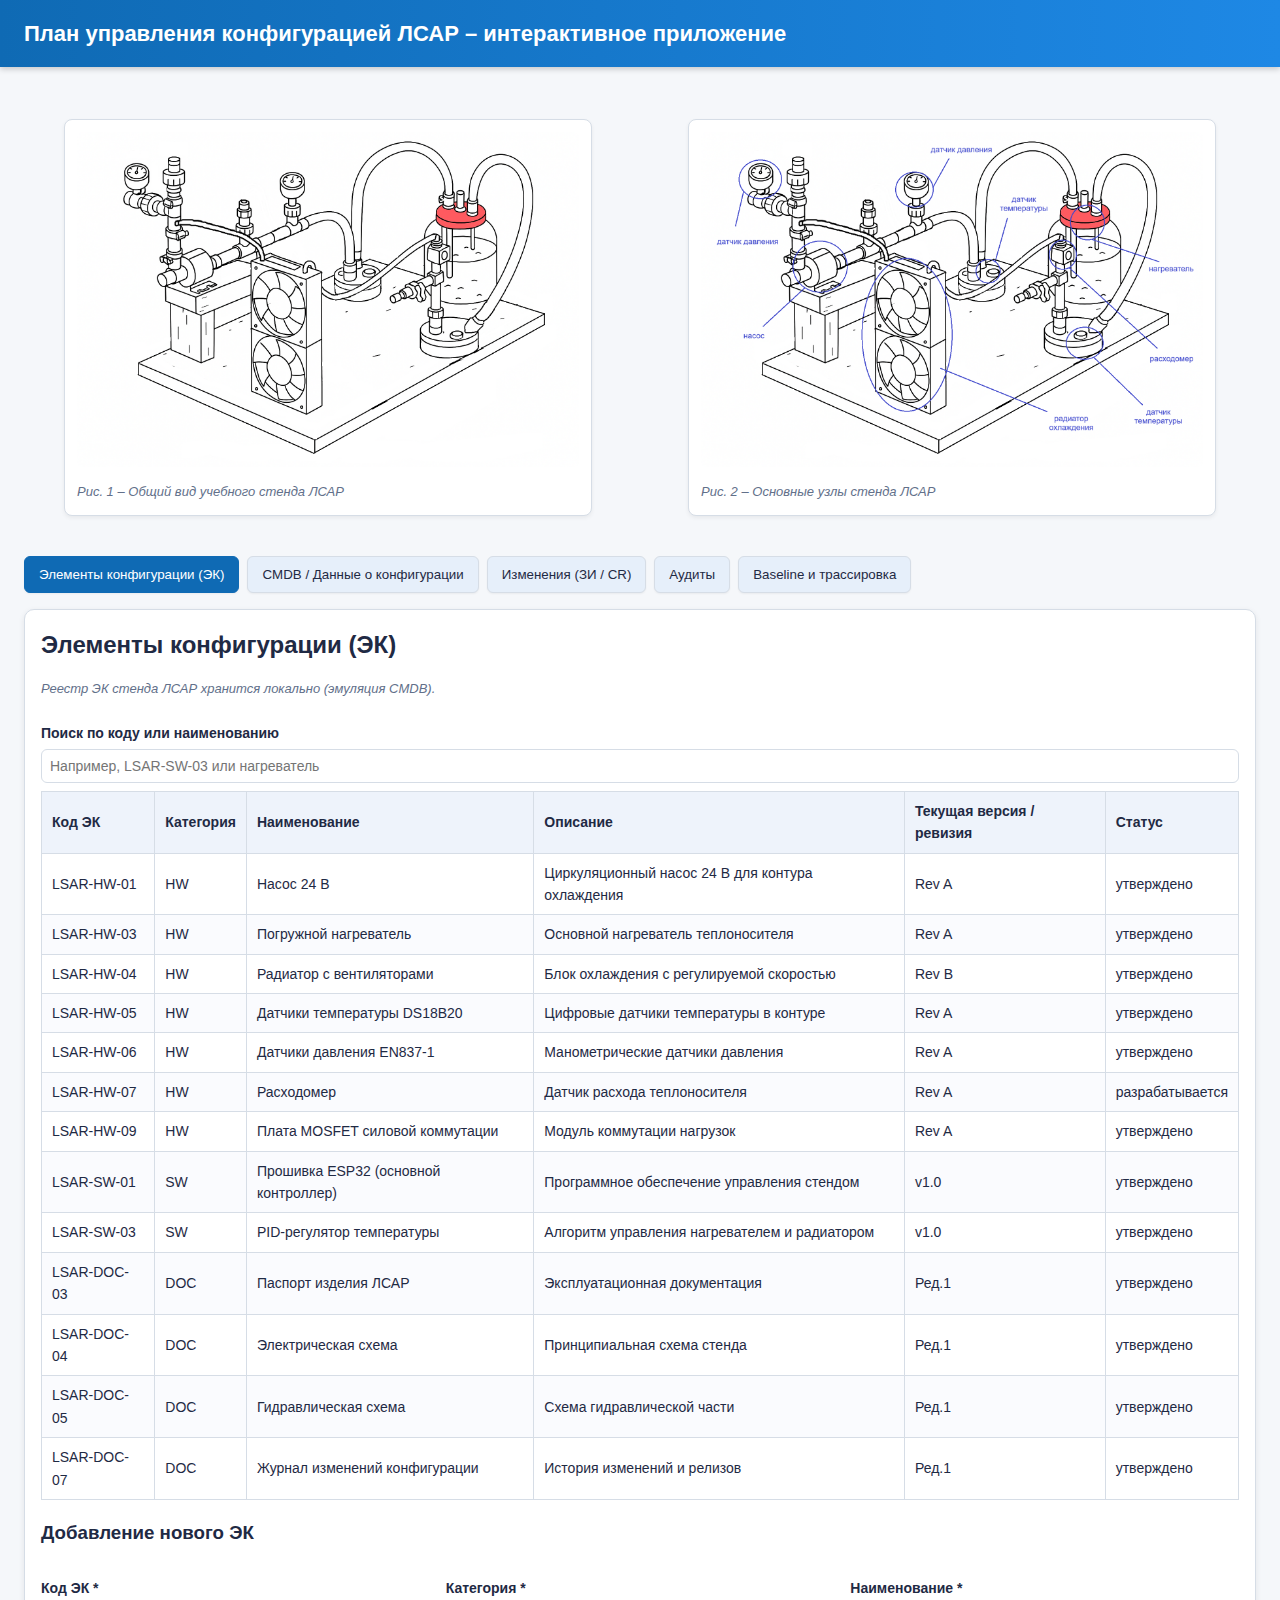
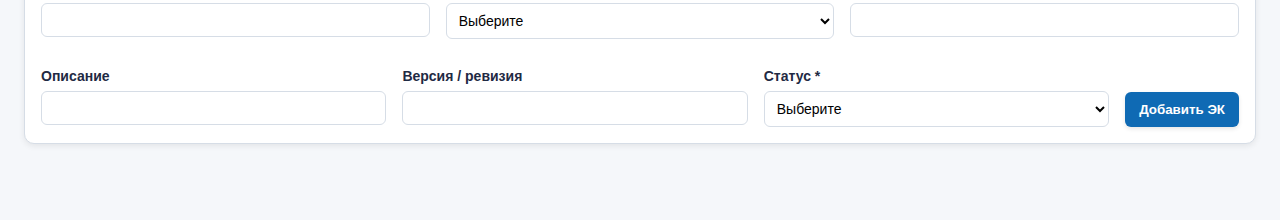
<file: index.html>
<!DOCTYPE html>
<html lang="ru">
<head>
  <meta charset="UTF-8" />
  <meta name="viewport" content="width=device-width, initial-scale=1.0" />
  <title>План управления конфигурацией ЛСАР – интерактивное приложение</title>
  <style>
    :root {
      --bg: #f5f7fa;
      --card: #ffffff;
      --accent: #0f6ab4;
      --border: #d6dde6;
      --text: #1f2a44;
      --muted: #62708a;
    }
    * { box-sizing: border-box; }
    body {
      margin: 0;
      font-family: 'Segoe UI', Roboto, Arial, sans-serif;
      background: var(--bg);
      color: var(--text);
      line-height: 1.6;
    }
    header {
      background: linear-gradient(90deg, #0f6ab4, #1e88e5);
      color: #fff;
      padding: 16px 24px;
      box-shadow: 0 2px 6px rgba(0, 0, 0, 0.2);
    }
    header h1 { margin: 0; font-size: 22px; }
    .container { padding: 20px 24px 60px; max-width: 1280px; margin: 0 auto; }
    .images-block { display: grid; grid-template-columns: repeat(auto-fit, minmax(280px, 1fr)); gap: 16px; margin: 16px 0 24px; }
    figure { background: var(--card); border: 1px solid var(--border); border-radius: 8px; padding: 12px; box-shadow: 0 2px 4px rgba(0,0,0,0.06); }
    figure img { width: 100%; border-radius: 6px; }
    figure figcaption { margin-top: 8px; font-size: 13px; font-style: italic; color: var(--muted); }
    .tabs { display: flex; gap: 8px; margin-bottom: 16px; flex-wrap: wrap; }
    .tab-btn {
      padding: 10px 14px;
      background: #e6effa;
      border: 1px solid var(--border);
      border-radius: 6px;
      color: var(--text);
      cursor: pointer;
      transition: all 0.2s ease;
      box-shadow: 0 1px 2px rgba(0,0,0,0.05);
    }
    .tab-btn.active { background: var(--accent); color: #fff; border-color: #0f6ab4; }
    .card { background: var(--card); border: 1px solid var(--border); border-radius: 10px; padding: 16px; box-shadow: 0 2px 6px rgba(0,0,0,0.08); margin-bottom: 16px; }
    h2 { margin-top: 0; color: var(--text); }
    p.note { margin-top: -6px; color: var(--muted); font-style: italic; font-size: 13px; }
    table { width: 100%; border-collapse: collapse; margin-top: 8px; }
    th, td { border: 1px solid var(--border); padding: 8px 10px; text-align: left; font-size: 14px; }
    th { background: #eef3fb; color: var(--text); }
    tr:nth-child(even) { background: #fafbfe; }
    label { display: block; margin-top: 10px; font-weight: 600; font-size: 14px; }
    input[type="text"], input[type="date"], select, textarea {
      width: 100%; padding: 8px; margin-top: 4px; border: 1px solid var(--border); border-radius: 6px; font-size: 14px; background: #fff;
    }
    textarea { resize: vertical; min-height: 70px; }
    .btn {
      margin-top: 12px;
      padding: 10px 14px;
      background: var(--accent);
      border: none;
      color: #fff;
      border-radius: 6px;
      cursor: pointer;
      font-weight: 600;
      box-shadow: 0 2px 4px rgba(0,0,0,0.1);
    }
    .btn:hover { background: #0d5ea3; }
    .hidden { display: none; }
    .flex { display: flex; gap: 16px; flex-wrap: wrap; }
    .grow { flex: 1 1 320px; }
    .status-select { width: 100%; }
    .tag { display: inline-block; padding: 3px 8px; border-radius: 12px; background: #eef3fb; color: var(--text); font-size: 12px; margin-right: 6px; margin-bottom: 4px; }
    .inline { display: inline-block; margin-right: 12px; }
    @media (max-width: 768px) {
      .tabs { flex-direction: column; }
      th, td { font-size: 13px; }
    }
  </style>
</head>
<body>
  <header>
    <h1>План управления конфигурацией ЛСАР – интерактивное приложение</h1>
  </header>
  <div class="container">
    <div class="images-block">
      <figure>
        <img src="lsar-stand.png" alt="Общий вид стенда ЛСАР" />
        <figcaption>Рис. 1 – Общий вид учебного стенда ЛСАР</figcaption>
      </figure>
      <figure>
        <img src="lsar-stand-labeled.png" alt="Аннотированный вид стенда ЛСАР" />
        <figcaption>Рис. 2 – Основные узлы стенда ЛСАР</figcaption>
      </figure>
    </div>

    <div class="tabs" id="mainTabs">
      <button class="tab-btn active" data-target="tab-ec">Элементы конфигурации (ЭК)</button>
      <button class="tab-btn" data-target="tab-cmdb">CMDB / Данные о конфигурации</button>
      <button class="tab-btn" data-target="tab-cr">Изменения (ЗИ / CR)</button>
      <button class="tab-btn" data-target="tab-audit">Аудиты</button>
      <button class="tab-btn" data-target="tab-baseline">Baseline и трассировка</button>
    </div>

    <!-- Раздел ЭК -->
    <section id="tab-ec" class="card">
      <h2>Элементы конфигурации (ЭК)</h2>
      <p class="note">Реестр ЭК стенда ЛСАР хранится локально (эмуляция CMDB).</p>

      <div class="flex">
        <div class="grow">
          <label for="searchEc">Поиск по коду или наименованию</label>
          <input type="text" id="searchEc" placeholder="Например, LSAR-SW-03 или нагреватель" />
        </div>
      </div>

      <table id="ecTable">
        <thead>
          <tr>
            <th>Код ЭК</th>
            <th>Категория</th>
            <th>Наименование</th>
            <th>Описание</th>
            <th>Текущая версия / ревизия</th>
            <th>Статус</th>
          </tr>
        </thead>
        <tbody></tbody>
      </table>

      <h3 style="margin-top:18px;">Добавление нового ЭК</h3>
      <form id="addEcForm" class="flex">
        <div class="grow">
          <label>Код ЭК *</label>
          <input type="text" id="ecCode" required />
        </div>
        <div class="grow">
          <label>Категория *</label>
          <select id="ecCategory" required>
            <option value="">Выберите</option>
            <option value="HW">HW</option>
            <option value="SW">SW</option>
            <option value="DOC">DOC</option>
          </select>
        </div>
        <div class="grow">
          <label>Наименование *</label>
          <input type="text" id="ecName" required />
        </div>
        <div class="grow">
          <label>Описание</label>
          <input type="text" id="ecDesc" />
        </div>
        <div class="grow">
          <label>Версия / ревизия</label>
          <input type="text" id="ecVersion" />
        </div>
        <div class="grow">
          <label>Статус *</label>
          <select id="ecStatus" required>
            <option value="">Выберите</option>
            <option>разрабатывается</option>
            <option>утверждено</option>
            <option>снято</option>
            <option>архив</option>
          </select>
        </div>
        <div style="align-self:flex-end;">
          <button type="submit" class="btn">Добавить ЭК</button>
        </div>
      </form>
    </section>

    <!-- Раздел CMDB -->
    <section id="tab-cmdb" class="card hidden">
      <h2>CMDB / Данные о конфигурации</h2>
      <p>CMDB стенда ЛСАР хранит единый реестр ЭК, карточки с версиями и серийными номерами, историю изменений, а также baseline-конфигурации, используемые для аудитов и трассировки.</p>
      <p>Данный прототип отражает структуру данных: список ЭК, карточки с атрибутами, ссылки на требования/тесты и наборы baseline.</p>

      <div class="tabs" id="cmdbTabs">
        <button class="tab-btn active" data-target="cmdb-registry">Реестр ЭК</button>
        <button class="tab-btn" data-target="cmdb-card">Карточка ЭК</button>
        <button class="tab-btn" data-target="cmdb-baseline">Базовые линии (Baseline)</button>
      </div>

      <div id="cmdb-registry" class="cmdb-block">
        <p class="note">Справочный реестр ЭК (read-only).</p>
        <table id="cmdbEcTable">
          <thead>
            <tr>
              <th>Код ЭК</th>
              <th>Категория</th>
              <th>Наименование</th>
              <th>Описание</th>
              <th>Версия</th>
              <th>Статус</th>
            </tr>
          </thead>
          <tbody></tbody>
        </table>
      </div>

      <div id="cmdb-card" class="cmdb-block hidden">
        <div class="flex">
          <div class="grow">
            <label for="cardSelect">Выберите ЭК</label>
            <select id="cardSelect"></select>
          </div>
        </div>
        <div id="cardDetails" class="card" style="margin-top:12px;">
          <p class="note">Выберите элемент конфигурации для отображения карточки.</p>
        </div>
      </div>

      <div id="cmdb-baseline" class="cmdb-block hidden">
        <div class="flex">
          <div class="grow">
            <label for="baselineSelect">Выберите baseline</label>
            <select id="baselineSelect"></select>
          </div>
        </div>
        <div id="baselineDetails" class="card" style="margin-top:12px;">
          <h3 id="baselineTitle">Baseline</h3>
          <table id="baselineTable">
            <thead>
              <tr>
                <th>Код ЭК</th>
                <th>Версия / Редакция</th>
                <th>Комментарий</th>
              </tr>
            </thead>
            <tbody></tbody>
          </table>
        </div>
      </div>
    </section>

    <!-- Раздел изменения -->
    <section id="tab-cr" class="card hidden">
      <h2>Изменения (ЗИ / CR)</h2>
      <p class="note">Упрощённый workflow запросов на изменение (Change Request).</p>
      <form id="crForm" class="flex">
        <div class="grow">
          <label>Номер ЗИ (генерируется)</label>
          <input type="text" id="crNumber" disabled />
        </div>
        <div class="grow">
          <label>Инициатор *</label>
          <input type="text" id="crAuthor" required />
        </div>
        <div class="grow">
          <label>Дата</label>
          <input type="date" id="crDate" />
        </div>
        <div class="grow">
          <label>Срочность</label>
          <select id="crUrgency">
            <option>низкая</option>
            <option selected>средняя</option>
            <option>высокая</option>
          </select>
        </div>
        <div class="grow">
          <label>Влияние на требования</label>
          <div class="inline"><input type="checkbox" id="crReqImpact" /> Да</div>
        </div>
        <div class="grow" style="min-width:260px;">
          <label>Затрагиваемые ЭК</label>
          <div id="crEcList"></div>
        </div>
        <div class="grow" style="flex-basis:100%;">
          <label>Описание предлагаемого изменения *</label>
          <textarea id="crDesc" required></textarea>
        </div>
        <div class="grow" style="flex-basis:100%;">
          <label>Обоснование / причина *</label>
          <textarea id="crReason" required></textarea>
        </div>
        <div style="align-self:flex-end;">
          <button type="submit" class="btn">Создать ЗИ</button>
        </div>
      </form>

      <table id="crTable" style="margin-top:18px;">
        <thead>
          <tr>
            <th>Номер ЗИ</th>
            <th>Дата</th>
            <th>Инициатор</th>
            <th>Описание</th>
            <th>Статус</th>
          </tr>
        </thead>
        <tbody></tbody>
      </table>

      <div id="crDetails" class="card" style="margin-top:12px;">
        <h3>Карточка ЗИ</h3>
        <p class="note">Выберите запись в таблице, чтобы просмотреть детали.</p>
        <div id="crDetailsContent"></div>
      </div>
    </section>

    <!-- Раздел аудитов -->
    <section id="tab-audit" class="card hidden">
      <h2>Аудиты</h2>
      <p class="note">Логика соответствует разделу «Аудит конфигурации» Плана УК.</p>
      <table id="auditTable">
        <thead>
          <tr>
            <th>Номер аудита</th>
            <th>Дата</th>
            <th>Тип</th>
            <th>Объект</th>
            <th>Статус</th>
          </tr>
        </thead>
        <tbody></tbody>
      </table>
      <div id="auditReport" class="card" style="margin-top:12px;">
        <h3>Отчёт по аудиту</h3>
        <p class="note">Выберите аудит для просмотра краткого отчёта.</p>
        <div id="auditDetails"></div>
      </div>
    </section>

    <!-- Раздел baseline и трассировки -->
    <section id="tab-baseline" class="card hidden">
      <h2>Baseline и трассировка</h2>
      <p>Матрица трассируемости требования → ЭК → испытания помогает анализировать воздействие изменений. Если меняется PID, видно связанные требования и ПМИ.</p>
      <table>
        <thead>
          <tr>
            <th>Требование</th>
            <th>Элементы конфигурации</th>
            <th>Тесты ПМИ</th>
          </tr>
        </thead>
        <tbody>
          <tr>
            <td>Стенд должен поддерживать температуру жидкости с точностью ±1°C.</td>
            <td>
              <div class="tag">LSAR-SW-03 (PID-регулятор)</div>
              <div class="tag">LSAR-HW-05 (датчики температуры)</div>
              <div class="tag">LSAR-HW-04 (радиатор с вентиляторами)</div>
              <div class="tag">LSAR-HW-03 (нагреватель)</div>
            </td>
            <td>ПМИ – Тест 3.1, 3.2, 3.3</td>
          </tr>
        </tbody>
      </table>
    </section>
  </div>

  <script>
    // === Исходные данные: эмуляция CMDB для ЭК ===
    const ecData = [
      { code: 'LSAR-HW-01', category: 'HW', name: 'Насос 24 В', desc: 'Циркуляционный насос 24 В для контура охлаждения', version: 'Rev A', status: 'утверждено' },
      { code: 'LSAR-HW-03', category: 'HW', name: 'Погружной нагреватель', desc: 'Основной нагреватель теплоносителя', version: 'Rev A', status: 'утверждено' },
      { code: 'LSAR-HW-04', category: 'HW', name: 'Радиатор с вентиляторами', desc: 'Блок охлаждения с регулируемой скоростью', version: 'Rev B', status: 'утверждено' },
      { code: 'LSAR-HW-05', category: 'HW', name: 'Датчики температуры DS18B20', desc: 'Цифровые датчики температуры в контуре', version: 'Rev A', status: 'утверждено' },
      { code: 'LSAR-HW-06', category: 'HW', name: 'Датчики давления EN837-1', desc: 'Манометрические датчики давления', version: 'Rev A', status: 'утверждено' },
      { code: 'LSAR-HW-07', category: 'HW', name: 'Расходомер', desc: 'Датчик расхода теплоносителя', version: 'Rev A', status: 'разрабатывается' },
      { code: 'LSAR-HW-09', category: 'HW', name: 'Плата MOSFET силовой коммутации', desc: 'Модуль коммутации нагрузок', version: 'Rev A', status: 'утверждено' },
      { code: 'LSAR-SW-01', category: 'SW', name: 'Прошивка ESP32 (основной контроллер)', desc: 'Программное обеспечение управления стендом', version: 'v1.0', status: 'утверждено' },
      { code: 'LSAR-SW-03', category: 'SW', name: 'PID-регулятор температуры', desc: 'Алгоритм управления нагревателем и радиатором', version: 'v1.0', status: 'утверждено' },
      { code: 'LSAR-DOC-03', category: 'DOC', name: 'Паспорт изделия ЛСАР', desc: 'Эксплуатационная документация', version: 'Ред.1', status: 'утверждено' },
      { code: 'LSAR-DOC-04', category: 'DOC', name: 'Электрическая схема', desc: 'Принципиальная схема стенда', version: 'Ред.1', status: 'утверждено' },
      { code: 'LSAR-DOC-05', category: 'DOC', name: 'Гидравлическая схема', desc: 'Схема гидравлической части', version: 'Ред.1', status: 'утверждено' },
      { code: 'LSAR-DOC-07', category: 'DOC', name: 'Журнал изменений конфигурации', desc: 'История изменений и релизов', version: 'Ред.1', status: 'утверждено' }
    ];

    // Карточки ЭК: детализация атрибутов и связей
    const ecCards = {
      'LSAR-SW-03': {
        req: 'Поддержание температуры с точностью ±1°C',
        tests: 'ПМИ – Тест 3.1, 3.2, 3.3',
        jira: true,
        git: true
      }
    };

    // Baseline с перечнем версий ЭК
    const baselines = [
      {
        name: 'Baseline 1.0',
        date: '01.09.2025',
        description: 'Первая эксплуатационная конфигурация',
        items: [
          { code: 'LSAR-SW-01', version: 'v1.0', comment: 'Базовая прошивка' },
          { code: 'LSAR-SW-03', version: 'v1.0', comment: 'Базовый PID' },
          { code: 'LSAR-DOC-03', version: 'Ред.1', comment: 'Паспорт' },
          { code: 'LSAR-DOC-04', version: 'Ред.1', comment: 'Электрическая схема' },
          { code: 'LSAR-DOC-05', version: 'Ред.1', comment: 'Гидравлическая схема' }
        ]
      },
      {
        name: 'Baseline 1.1',
        date: '01.12.2025',
        description: 'Обновление PID и части документации',
        items: [
          { code: 'LSAR-SW-01', version: 'v1.1', comment: 'Прошивка ESP32 v1.1' },
          { code: 'LSAR-SW-03', version: 'v1.1', comment: 'PID улучшенная стабильность' },
          { code: 'LSAR-DOC-03', version: 'Ред.2', comment: 'Паспорт обновлён' },
          { code: 'LSAR-DOC-04', version: 'Ред.1', comment: 'Электросхема без изменений' },
          { code: 'LSAR-DOC-05', version: 'Ред.1', comment: 'Гидросхема без изменений' }
        ]
      }
    ];

    // ЗИ (CR) – упрощённый журнал изменений
    const changeRequests = [
      {
        number: 'CR-1',
        date: '2025-10-15',
        author: 'Петров',
        desc: 'Обновление прошивки до v1.1 для улучшения стабильности PID',
        reason: 'Повышение устойчивости регулирования при нагрузках',
        urgency: 'средняя',
        impacted: ['LSAR-SW-01', 'LSAR-SW-03', 'LSAR-DOC-03'],
        reqImpact: true,
        status: 'Одобрено'
      }
    ];

    // Аудиты конфигурации
    const audits = [
      {
        id: 'INT-2025-1',
        date: '01.12.2025',
        type: 'PCA / FCA',
        object: 'Экземпляр №1, Baseline 1.1',
        status: 'Завершён',
        goal: 'Проверка полноты и корректности реализации конфигурации по baseline 1.1',
        scope: 'Аппаратная часть, ПО контроллера, эксплуатационная документация',
        findings: [
          'NC-1 – На плате LSAR-HW-09 отсутствует маркировка ревизии',
          'NC-2 – Паспорт LSAR-DOC-03 не содержит информации о замене датчика давления'
        ],
        conclusion: 'В целом соответствует, выявлено 2 несоответствия (Minor/Major).'
      }
    ];

    // === Вспомогательные функции отрисовки таблиц ===
    const ecTableBody = document.querySelector('#ecTable tbody');
    const cmdbEcTableBody = document.querySelector('#cmdbEcTable tbody');
    const searchEcInput = document.getElementById('searchEc');

    function renderEcTable(filter = '') {
      const rows = ecData
        .filter(ec => ec.code.toLowerCase().includes(filter) || ec.name.toLowerCase().includes(filter))
        .map(ec => `<tr><td>${ec.code}</td><td>${ec.category}</td><td>${ec.name}</td><td>${ec.desc}</td><td>${ec.version}</td><td>${ec.status}</td></tr>`)
        .join('');
      ecTableBody.innerHTML = rows || '<tr><td colspan="6">Ничего не найдено</td></tr>';
      cmdbEcTableBody.innerHTML = rows || '<tr><td colspan="6">Ничего не найдено</td></tr>';
    }

    // === Логика добавления ЭК (эмуляция записи в CMDB) ===
    const addEcForm = document.getElementById('addEcForm');
    addEcForm.addEventListener('submit', (e) => {
      e.preventDefault();
      const code = document.getElementById('ecCode').value.trim();
      const category = document.getElementById('ecCategory').value;
      const name = document.getElementById('ecName').value.trim();
      const desc = document.getElementById('ecDesc').value.trim();
      const version = document.getElementById('ecVersion').value.trim();
      const status = document.getElementById('ecStatus').value;

      // Простая валидация код/категория/статус
      const allowedCategories = ['HW', 'SW', 'DOC'];
      const allowedStatuses = ['разрабатывается', 'утверждено', 'снято', 'архив'];
      if (!code || !allowedCategories.includes(category) || !allowedStatuses.includes(status)) {
        alert('Проверьте корректность кода, категории или статуса.');
        return;
      }

      ecData.push({ code, category, name, desc, version, status });
      renderEcTable(searchEcInput.value.trim().toLowerCase());
      populateEcCardSelect();
      renderCrEcCheckboxes();
      addEcForm.reset();
    });

    searchEcInput.addEventListener('input', (e) => {
      renderEcTable(e.target.value.trim().toLowerCase());
    });

    // === Верхний уровень: переключение разделов SPA ===
    document.querySelectorAll('#mainTabs .tab-btn').forEach(btn => {
      btn.addEventListener('click', () => {
        document.querySelectorAll('#mainTabs .tab-btn').forEach(b => b.classList.remove('active'));
        btn.classList.add('active');
        document.querySelectorAll('section').forEach(sec => sec.classList.add('hidden'));
        document.getElementById(btn.dataset.target).classList.remove('hidden');
      });
    });

    // === Внутренние табы CMDB ===
    document.querySelectorAll('#cmdbTabs .tab-btn').forEach(btn => {
      btn.addEventListener('click', () => {
        document.querySelectorAll('#cmdbTabs .tab-btn').forEach(b => b.classList.remove('active'));
        btn.classList.add('active');
        document.querySelectorAll('.cmdb-block').forEach(block => block.classList.add('hidden'));
        document.getElementById(btn.dataset.target).classList.remove('hidden');
      });
    });

    // === Карточка ЭК ===
    const cardSelect = document.getElementById('cardSelect');
    const cardDetails = document.getElementById('cardDetails');

    function populateEcCardSelect() {
      cardSelect.innerHTML = ecData.map(ec => `<option value="${ec.code}">${ec.code} – ${ec.name}</option>`).join('');
      if (ecData.length) {
        cardSelect.value = ecData[0].code;
        renderCard(ecData[0].code);
      }
    }

    function renderCard(code) {
      const ec = ecData.find(item => item.code === code);
      if (!ec) return;
      const card = ecCards[code] || {};
      cardDetails.innerHTML = `
        <h3>${ec.code} – ${ec.name}</h3>
        <p><strong>Категория:</strong> ${ec.category}</p>
        <p><strong>Текущая версия/ревизия:</strong> ${ec.version || 'н/д'}</p>
        <p><strong>Описание:</strong> ${ec.desc || 'н/д'}</p>
        <p><strong>Связанные требования:</strong> ${card.req || '—'}</p>
        <p><strong>Связанные тесты / ПМИ:</strong> ${card.tests || '—'}</p>
        <p><strong>Ссылки:</strong> Jira: <input type="checkbox" disabled ${card.jira ? 'checked' : ''}/> Git: <input type="checkbox" disabled ${card.git ? 'checked' : ''}/></p>
      `;
    }

    cardSelect.addEventListener('change', (e) => renderCard(e.target.value));

    // === Baseline ===
    const baselineSelect = document.getElementById('baselineSelect');
    const baselineTitle = document.getElementById('baselineTitle');
    const baselineTableBody = document.querySelector('#baselineTable tbody');

    function populateBaselines() {
      baselineSelect.innerHTML = baselines.map((b, idx) => `<option value="${idx}">${b.name} (${b.date})</option>`).join('');
      renderBaseline(0);
    }

    function renderBaseline(index) {
      const base = baselines[index];
      if (!base) return;
      baselineTitle.textContent = `${base.name} – ${base.date}: ${base.description}`;
      baselineTableBody.innerHTML = base.items.map(item => `<tr><td>${item.code}</td><td>${item.version}</td><td>${item.comment}</td></tr>`).join('');
    }

    baselineSelect.addEventListener('change', (e) => renderBaseline(e.target.value));

    // === ЗИ / CR ===
    const crForm = document.getElementById('crForm');
    const crNumberInput = document.getElementById('crNumber');
    const crDateInput = document.getElementById('crDate');
    const crTableBody = document.querySelector('#crTable tbody');
    const crDetailsContent = document.getElementById('crDetailsContent');
    const crEcList = document.getElementById('crEcList');

    function renderCrEcCheckboxes() {
      crEcList.innerHTML = ecData.map(ec => `<label class="inline"><input type="checkbox" value="${ec.code}" /> ${ec.code}</label>`).join('');
    }

    function nextCrNumber() {
      const nextId = changeRequests.length + 1;
      return `CR-${nextId}`;
    }

    function renderCrTable() {
      crTableBody.innerHTML = changeRequests.map(cr => `
        <tr data-cr="${cr.number}">
          <td>${cr.number}</td>
          <td>${cr.date}</td>
          <td>${cr.author}</td>
          <td>${cr.desc}</td>
          <td>
            <select class="status-select" data-cr="${cr.number}">
              ${['Новый', 'На рассмотрении ККС', 'Одобрено', 'Отклонено', 'В работе', 'Закрыто'].map(status => `<option ${cr.status === status ? 'selected' : ''}>${status}</option>`).join('')}
            </select>
          </td>
        </tr>`).join('');
    }

    function renderCrDetails(number) {
      const cr = changeRequests.find(c => c.number === number);
      if (!cr) return;
      crDetailsContent.innerHTML = `
        <p><strong>Номер:</strong> ${cr.number}</p>
        <p><strong>Дата:</strong> ${cr.date}</p>
        <p><strong>Инициатор:</strong> ${cr.author}</p>
        <p><strong>Срочность:</strong> ${cr.urgency}</p>
        <p><strong>Влияние на требования:</strong> ${cr.reqImpact ? 'Да' : 'Нет'}</p>
        <p><strong>Описание:</strong> ${cr.desc}</p>
        <p><strong>Обоснование:</strong> ${cr.reason}</p>
        <p><strong>Затрагиваемые ЭК:</strong> ${cr.impacted.join(', ')}</p>
        <p><strong>Статус:</strong> ${cr.status}</p>
      `;
    }

    crForm.addEventListener('submit', (e) => {
      e.preventDefault();
      const number = nextCrNumber();
      const author = document.getElementById('crAuthor').value.trim();
      const date = crDateInput.value || new Date().toISOString().slice(0, 10);
      const desc = document.getElementById('crDesc').value.trim();
      const reason = document.getElementById('crReason').value.trim();
      const urgency = document.getElementById('crUrgency').value;
      const reqImpact = document.getElementById('crReqImpact').checked;
      const impacted = Array.from(crEcList.querySelectorAll('input:checked')).map(i => i.value);

      if (!author || !desc || !reason) {
        alert('Заполните обязательные поля: инициатор, описание, обоснование.');
        return;
      }

      changeRequests.push({ number, date, author, desc, reason, urgency, reqImpact, impacted, status: 'Новый' });
      renderCrTable();
      crNumberInput.value = nextCrNumber();
      crForm.reset();
    });

    crTableBody.addEventListener('click', (e) => {
      const row = e.target.closest('tr');
      if (row) renderCrDetails(row.dataset.cr);
    });

    crTableBody.addEventListener('change', (e) => {
      if (e.target.classList.contains('status-select')) {
        const number = e.target.dataset.cr;
        const cr = changeRequests.find(c => c.number === number);
        if (cr) {
          cr.status = e.target.value;
          renderCrDetails(number);
        }
      }
    });

    // === Аудиты ===
    const auditTableBody = document.querySelector('#auditTable tbody');
    const auditDetails = document.getElementById('auditDetails');

    function renderAudits() {
      auditTableBody.innerHTML = audits.map(audit => `
        <tr data-audit="${audit.id}">
          <td>${audit.id}</td>
          <td>${audit.date}</td>
          <td>${audit.type}</td>
          <td>${audit.object}</td>
          <td>${audit.status}</td>
        </tr>`).join('');
    }

    function renderAuditReport(id) {
      const audit = audits.find(a => a.id === id);
      if (!audit) return;
      auditDetails.innerHTML = `
        <p><strong>Цель аудита:</strong> ${audit.goal}</p>
        <p><strong>Область:</strong> ${audit.scope}</p>
        <p><strong>Обнаруженные несоответствия:</strong></p>
        <ul>${audit.findings.map(f => `<li>${f}</li>`).join('')}</ul>
        <p><strong>Заключение:</strong> ${audit.conclusion}</p>
      `;
    }

    auditTableBody.addEventListener('click', (e) => {
      const row = e.target.closest('tr');
      if (row) renderAuditReport(row.dataset.audit);
    });

    // === Инициализация страницы ===
    function init() {
      renderEcTable();
      populateEcCardSelect();
      populateBaselines();
      renderCrEcCheckboxes();
      renderCrTable();
      crNumberInput.value = nextCrNumber();
      crDateInput.value = new Date().toISOString().slice(0, 10);
      renderAudits();
      renderAuditReport(audits[0].id);
      renderCrDetails(changeRequests[0].number);
    }

    document.addEventListener('DOMContentLoaded', init);
  </script>
</body>
</html>
</file>
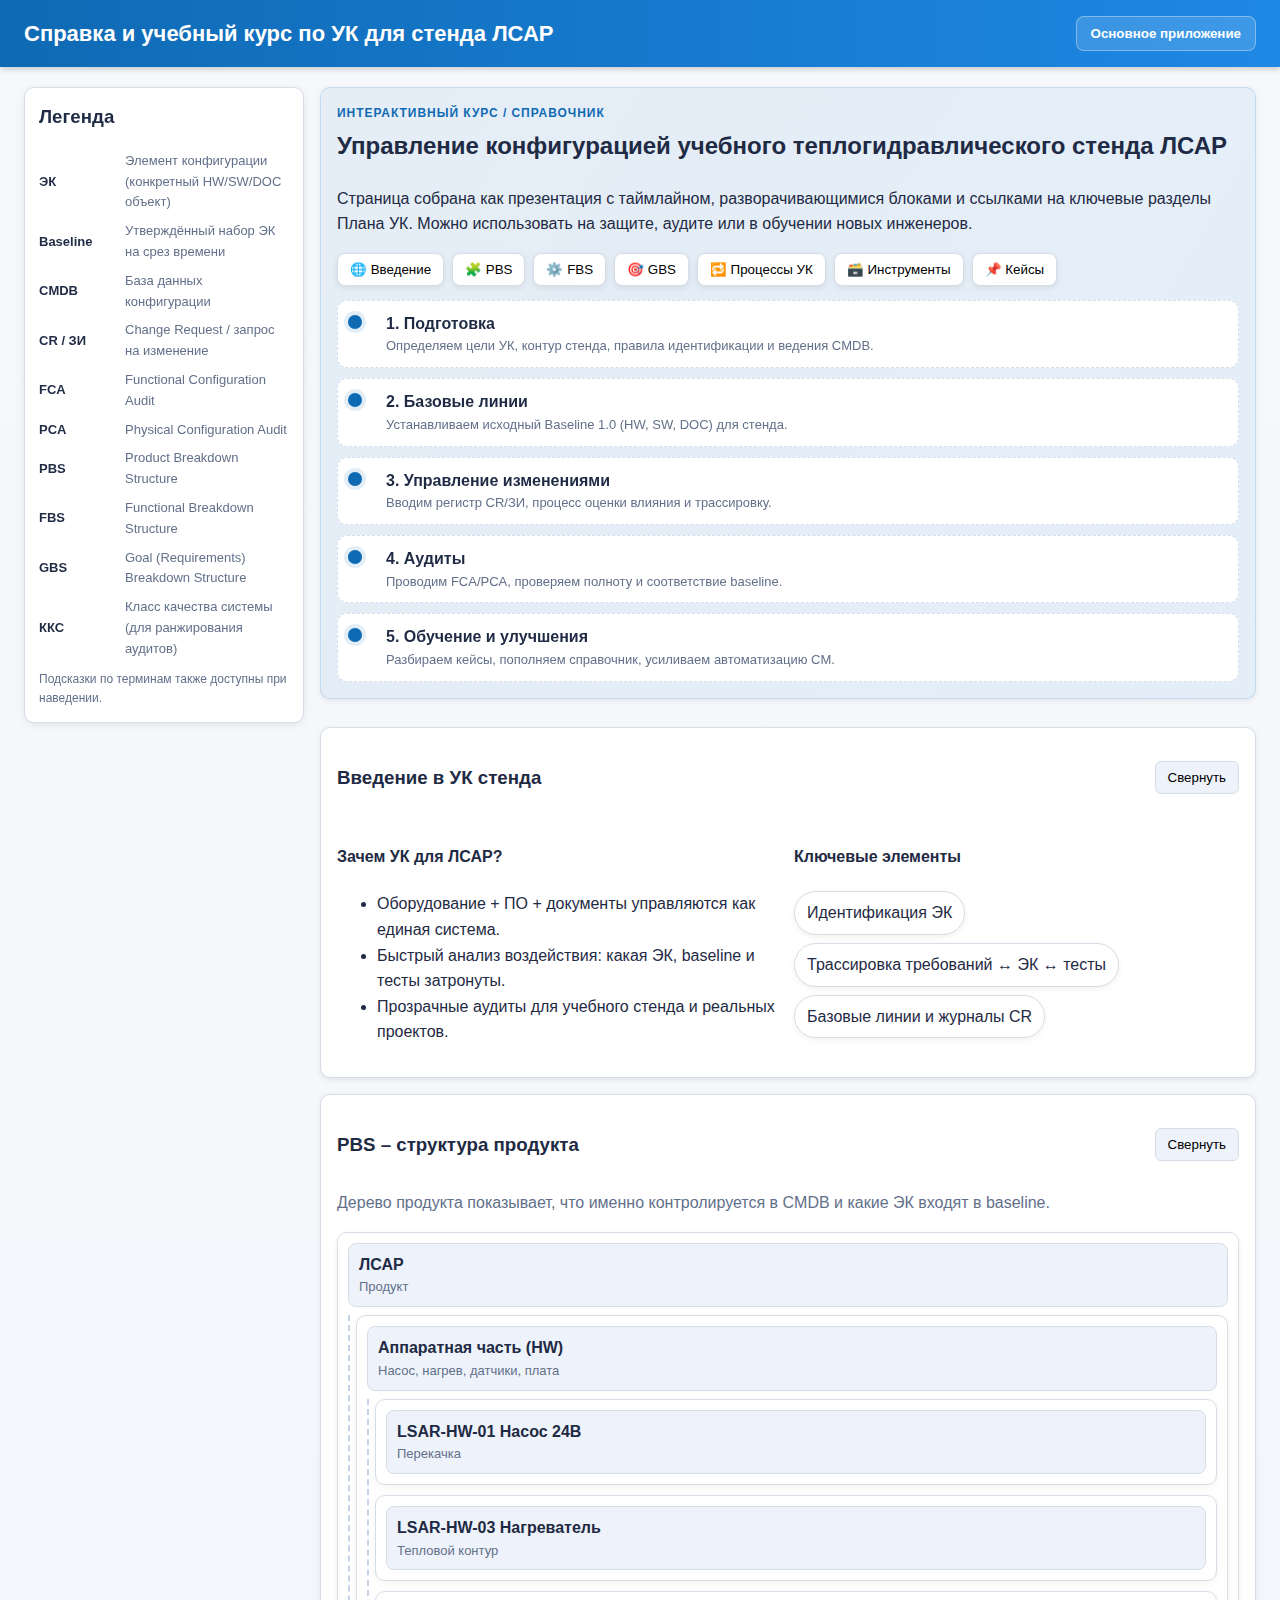
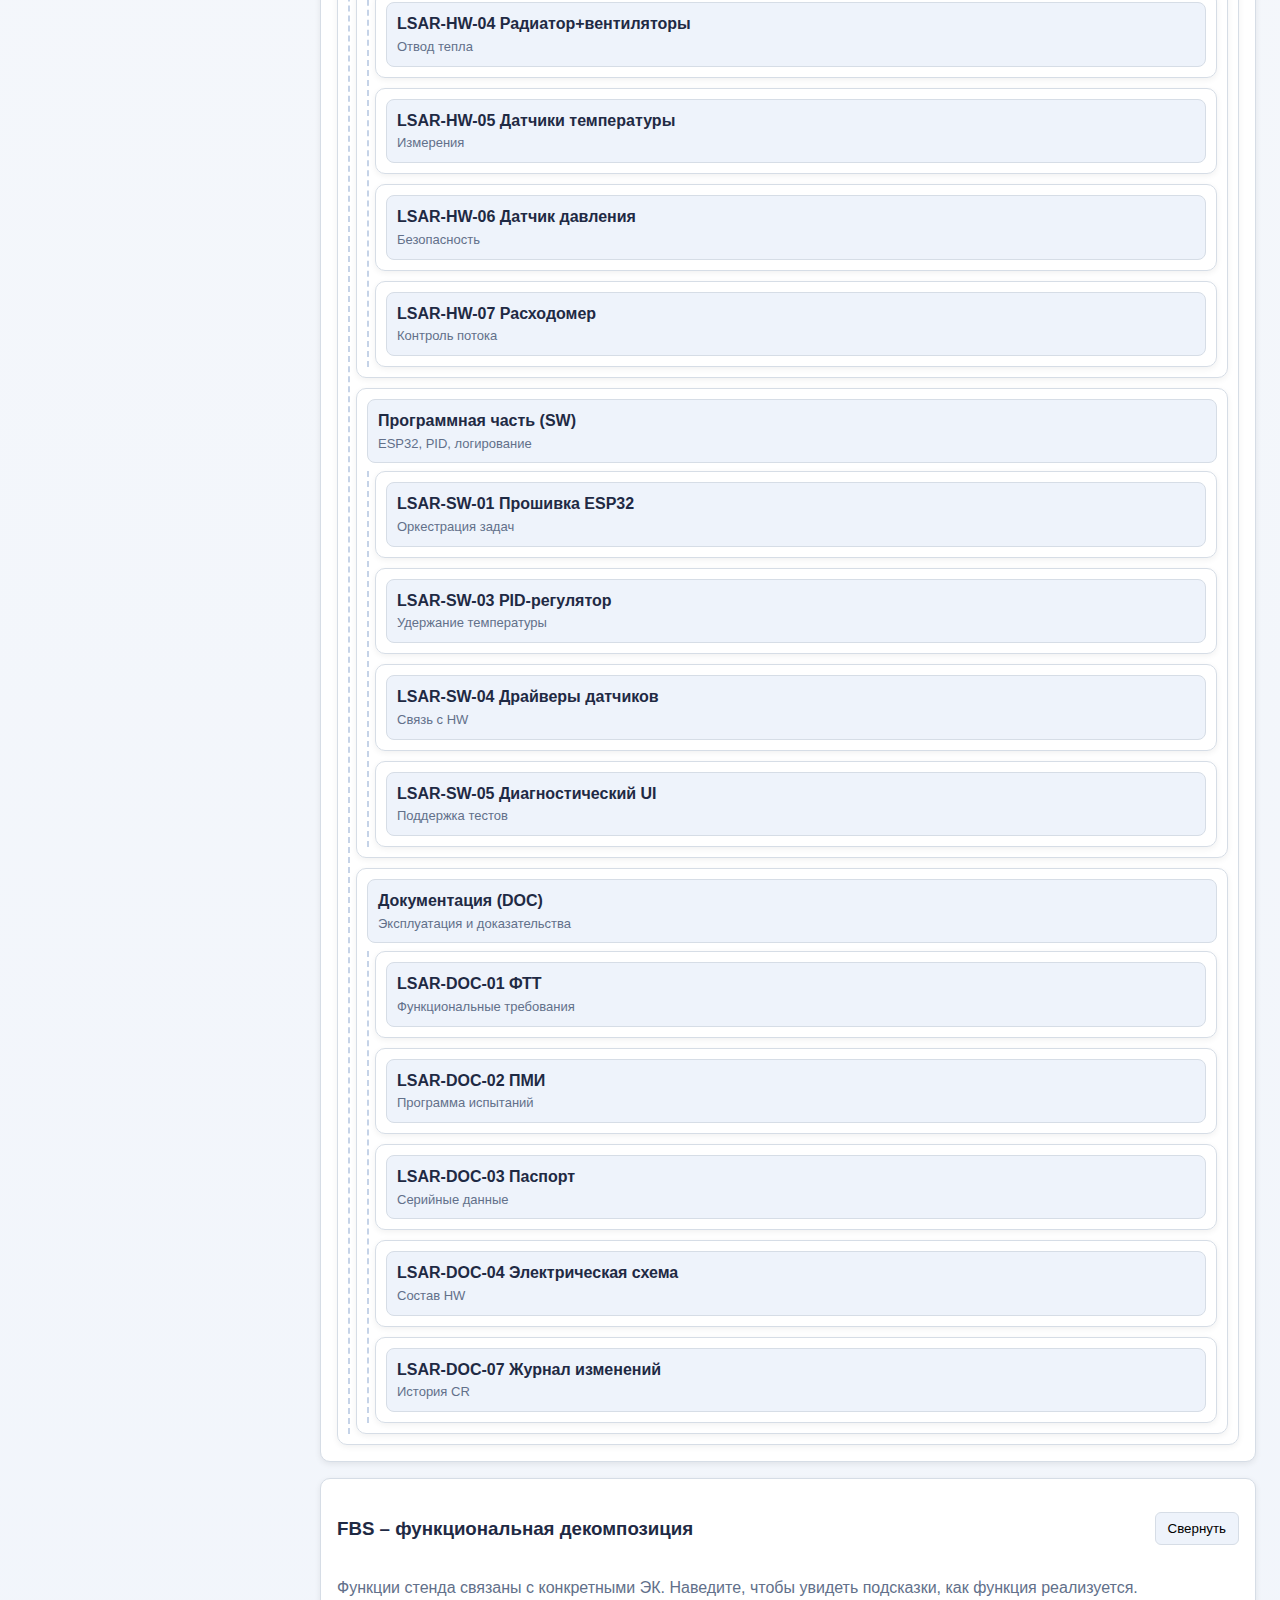
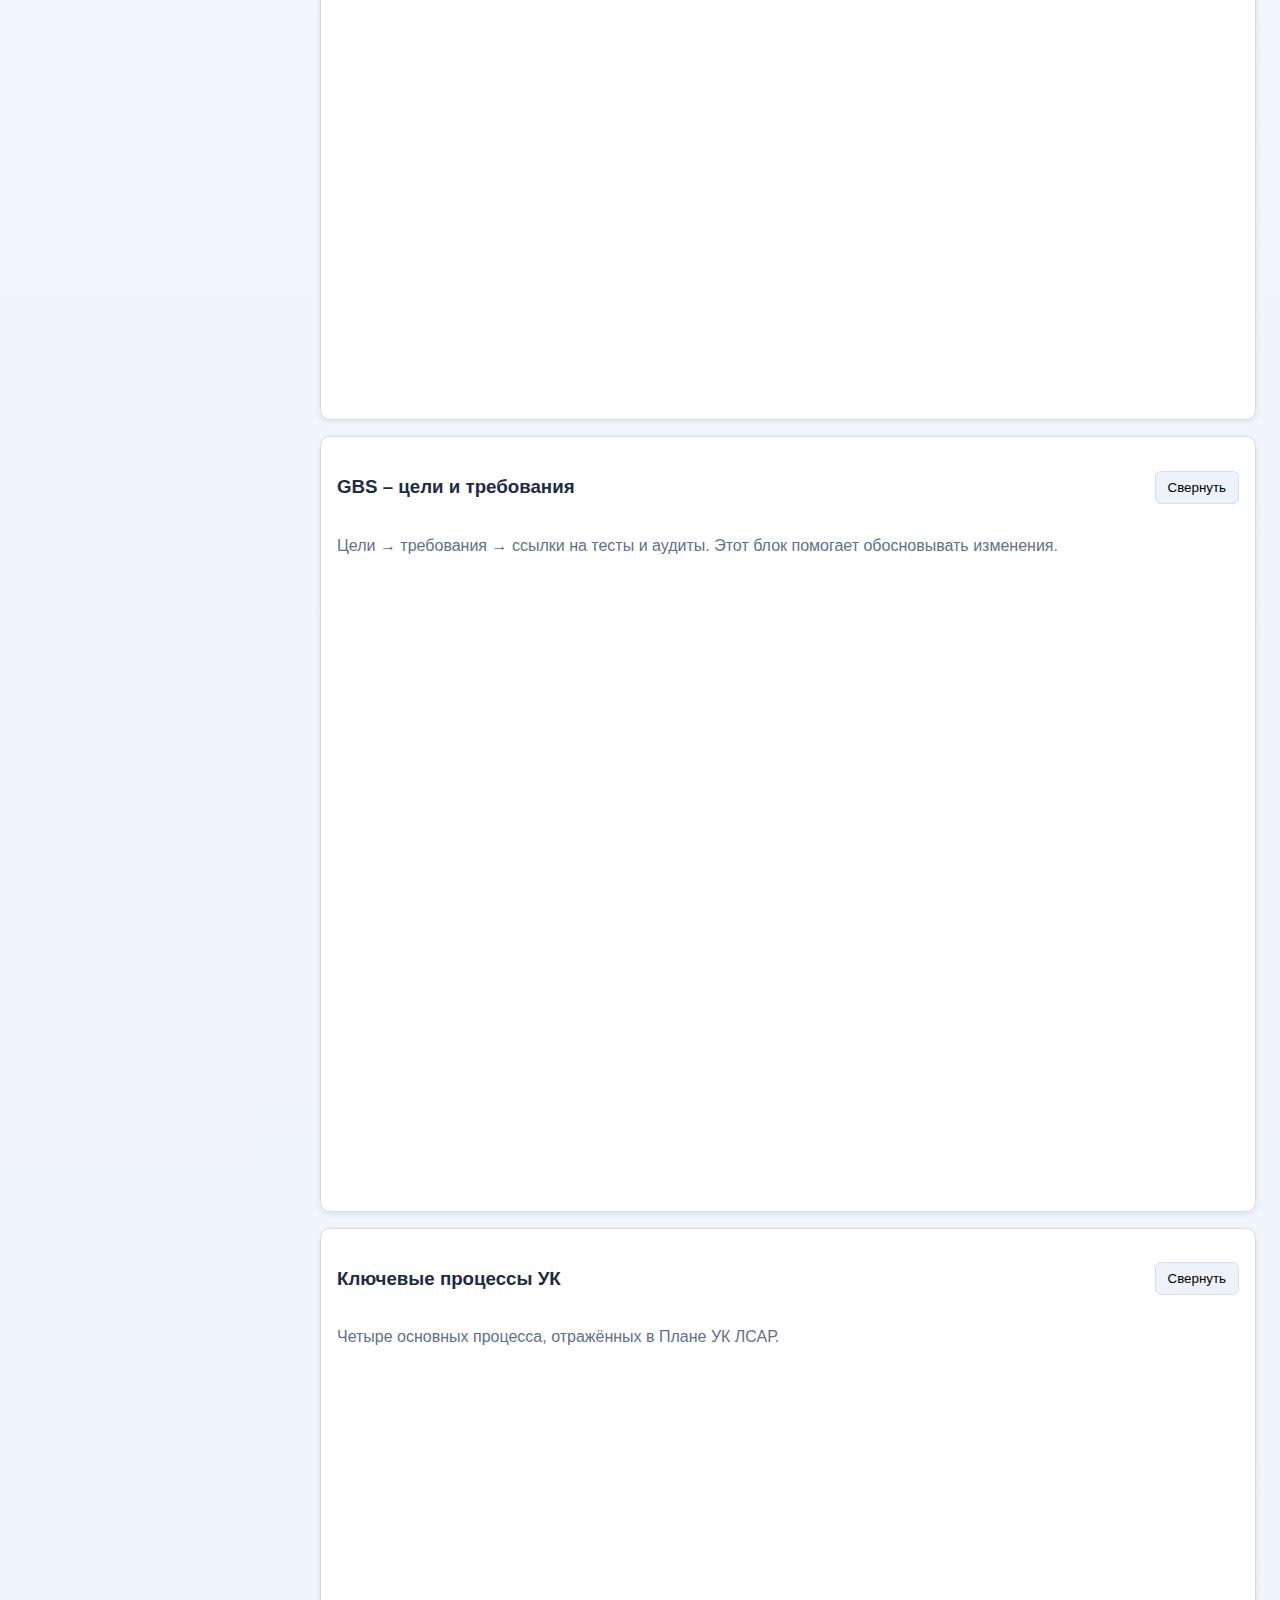
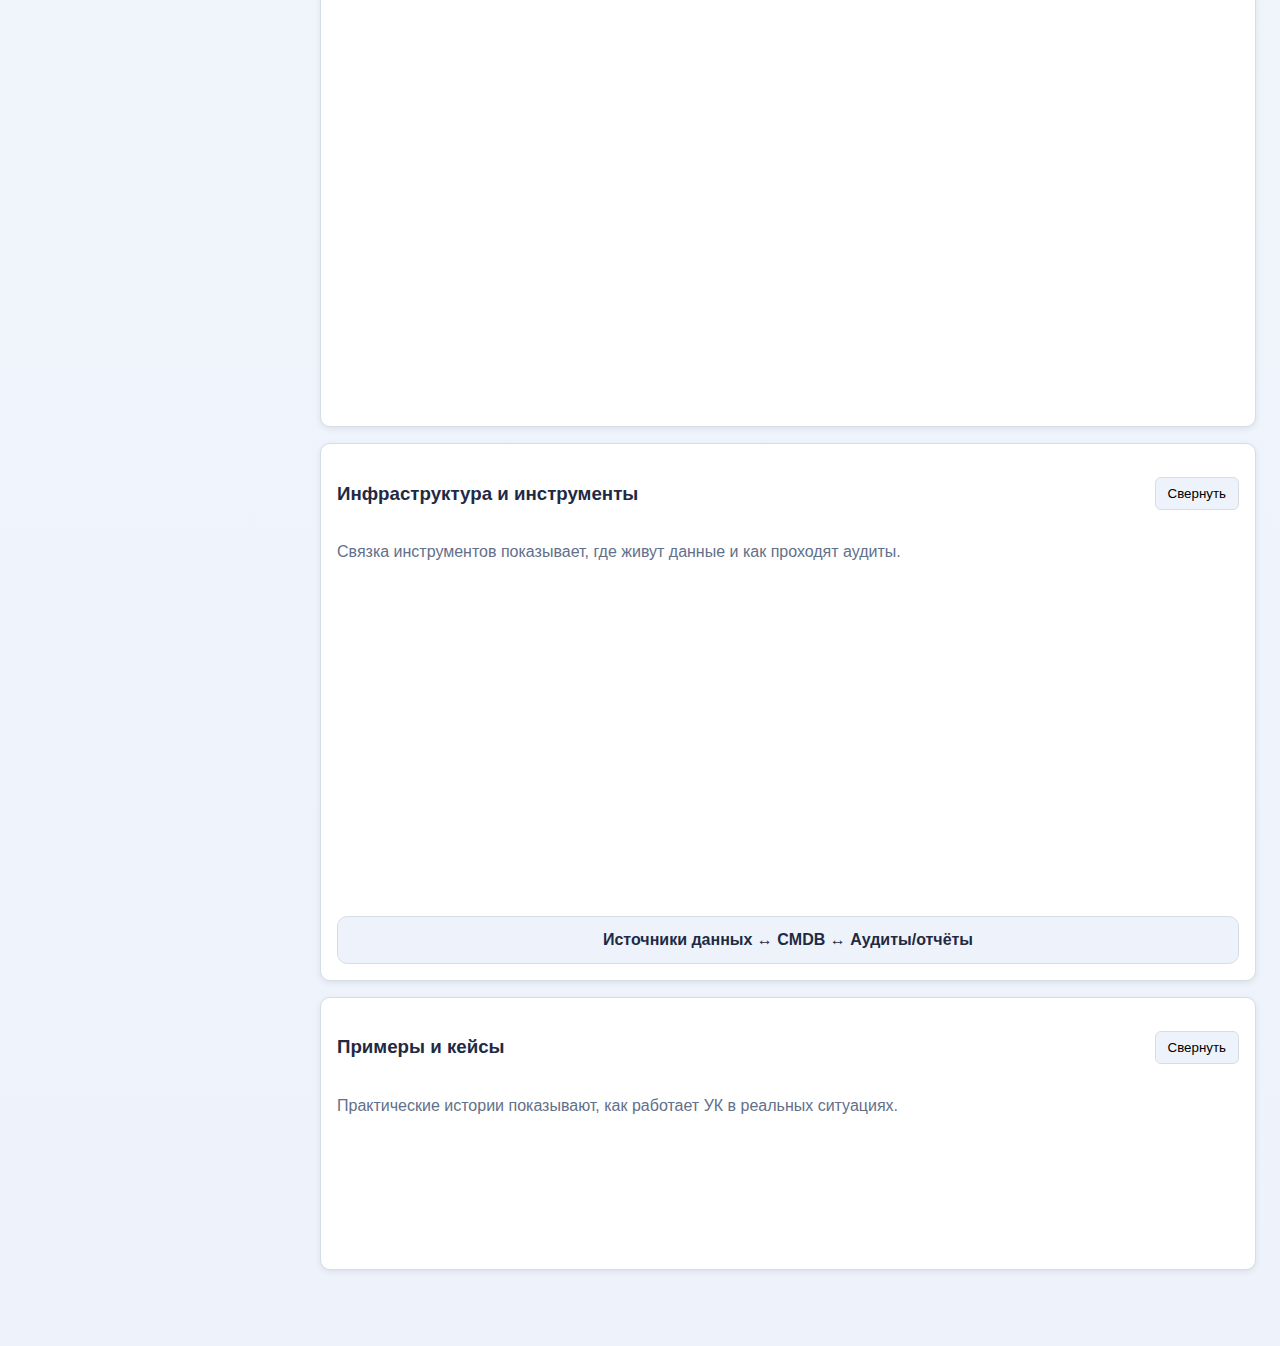
<file: help.html>
<!DOCTYPE html>
<html lang="ru">
<head>
  <meta charset="UTF-8" />
  <meta name="viewport" content="width=device-width, initial-scale=1.0" />
  <title>Справка по управлению конфигурацией ЛСАР</title>
  <link rel="stylesheet" href="assets/css/styles.css" />
</head>
<body class="help-body">
  <header>
    <div class="header-row">
      <h1>Справка и учебный курс по УК для стенда ЛСАР</h1>
      <nav class="main-nav">
        <button class="nav-link" onclick="window.location.href='index.html'">Основное приложение</button>
      </nav>
    </div>
  </header>

  <div class="container help-layout">
    <aside class="legend-panel" aria-label="Легенда сокращений">
      <h3>Легенда</h3>
      <ul id="legendList"></ul>
      <div class="legend-note">Подсказки по терминам также доступны при наведении.</div>
    </aside>

    <main class="help-main">
      <section class="card hero-card">
        <p class="eyebrow">Интерактивный курс / справочник</p>
        <h2>Управление конфигурацией учебного теплогидравлического стенда ЛСАР</h2>
        <p>Страница собрана как презентация с таймлайном, разворачивающимися блоками и ссылками на ключевые разделы Плана УК. Можно использовать на защите, аудите или в обучении новых инженеров.</p>
        <div class="toc" id="toc"></div>
        <div class="timeline" id="timeline"></div>
      </section>

      <div id="helpSections"></div>
    </main>
  </div>

  <script src="assets/js/help.js"></script>
</body>
</html>
</file>
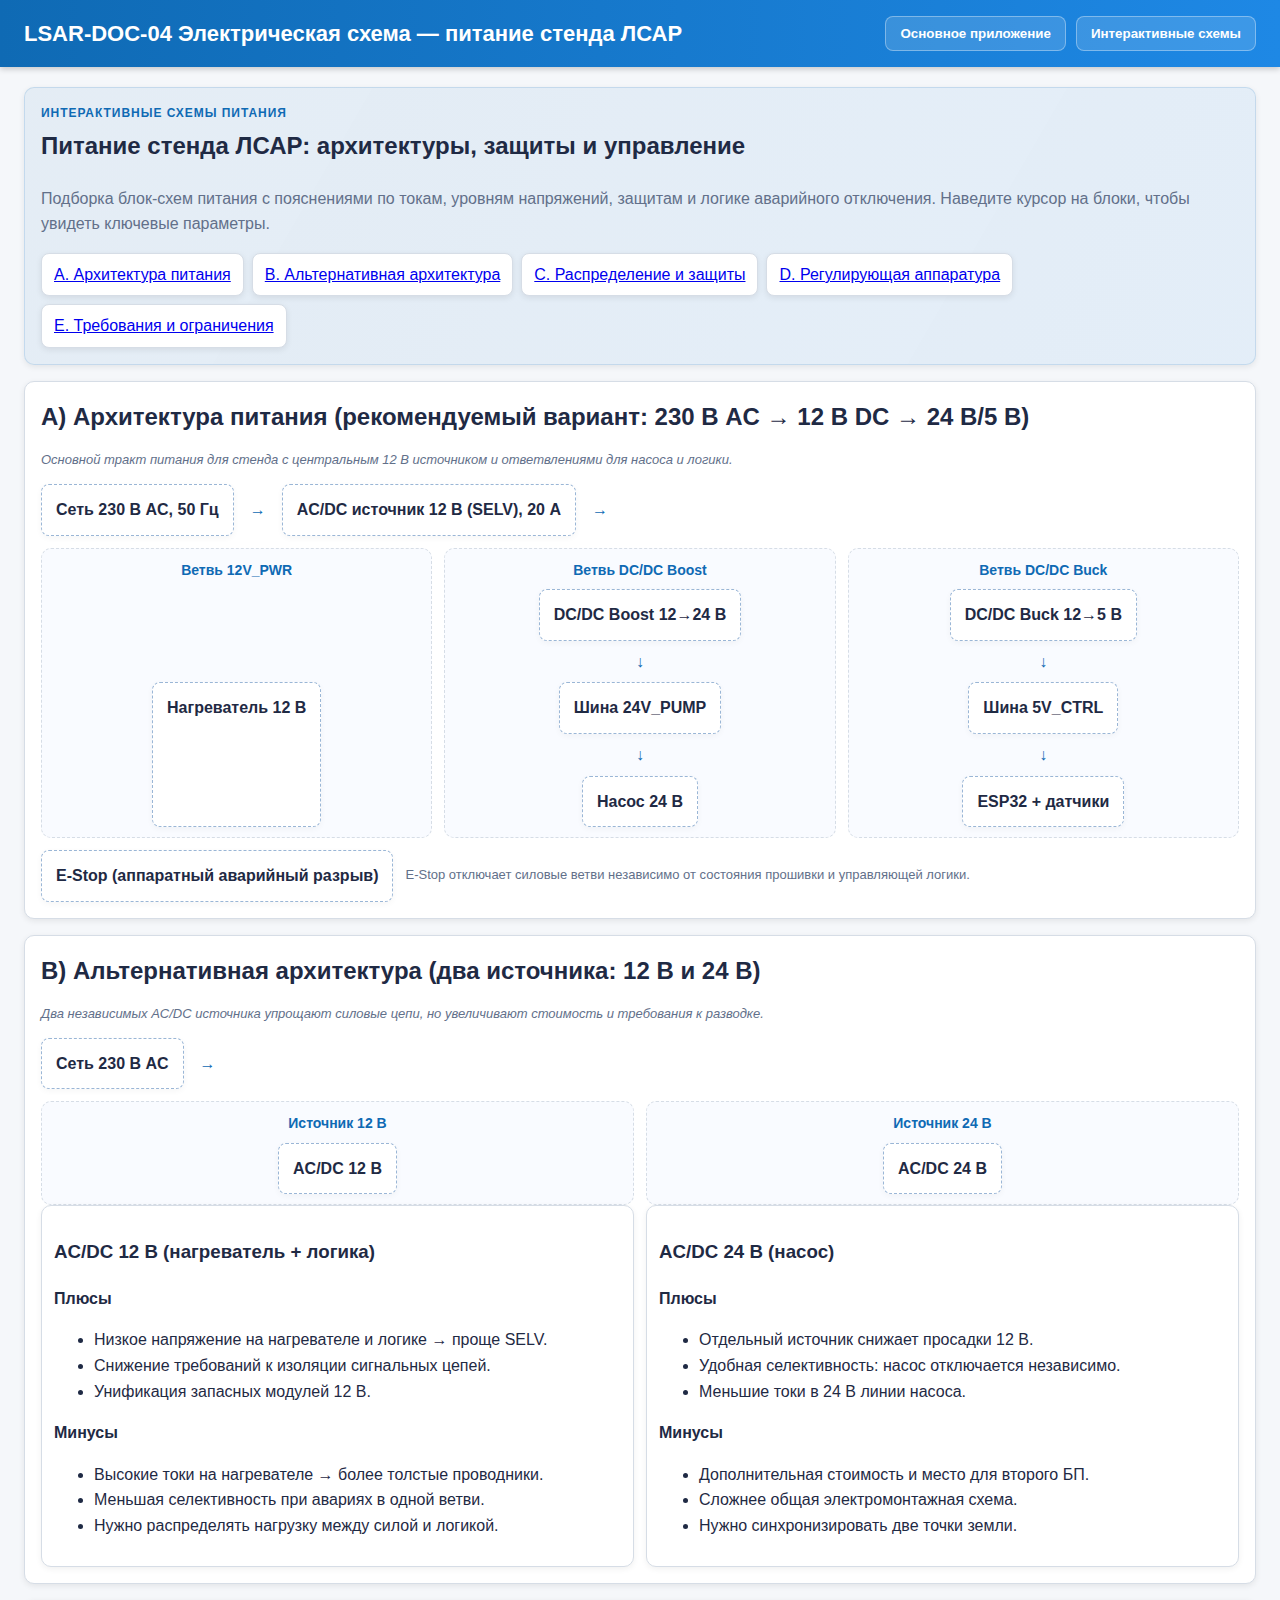
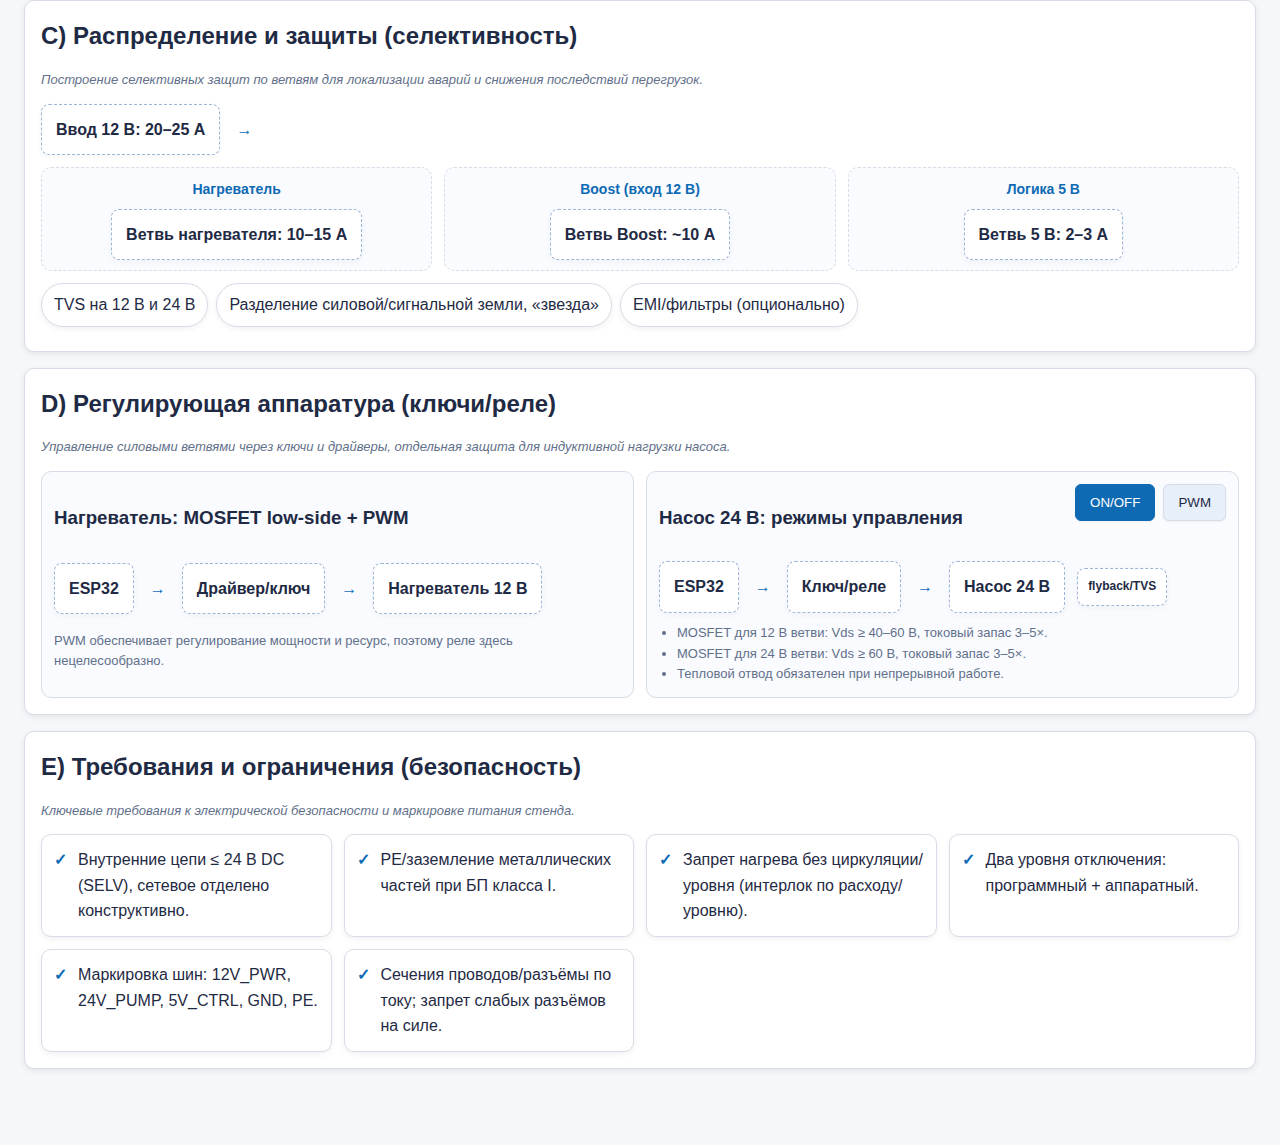
<file: docs/lsar-doc-04/power.html>
<!DOCTYPE html>
<html lang="ru">
<head>
  <meta charset="UTF-8" />
  <meta name="viewport" content="width=device-width, initial-scale=1.0" />
  <title>LSAR-DOC-04 Электрическая схема — питание стенда ЛСАР</title>
  <link rel="stylesheet" href="../../assets/css/styles.css" />
</head>
<body>
  <header>
    <div class="header-row">
      <h1>LSAR-DOC-04 Электрическая схема — питание стенда ЛСАР</h1>
      <nav class="main-nav">
        <button class="nav-link" onclick="window.location.href='../../index.html'">Основное приложение</button>
        <button class="nav-link" onclick="window.location.href='../../index.html#tab-interactive-schemes'">Интерактивные схемы</button>
      </nav>
    </div>
  </header>

  <div class="container">
    <section class="card hero-card">
      <p class="eyebrow">Интерактивные схемы питания</p>
      <h2>Питание стенда ЛСАР: архитектуры, защиты и управление</h2>
      <p class="section-lead">Подборка блок-схем питания с пояснениями по токам, уровням напряжений, защитам и логике аварийного отключения. Наведите курсор на блоки, чтобы увидеть ключевые параметры.</p>
      <div class="toc">
        <a class="toc-btn" href="#section-a">A. Архитектура питания</a>
        <a class="toc-btn" href="#section-b">B. Альтернативная архитектура</a>
        <a class="toc-btn" href="#section-c">C. Распределение и защиты</a>
        <a class="toc-btn" href="#section-d">D. Регулирующая аппаратура</a>
        <a class="toc-btn" href="#section-e">E. Требования и ограничения</a>
      </div>
    </section>

    <section id="section-a" class="card">
      <h2>A) Архитектура питания (рекомендуемый вариант: 230 В AC → 12 В DC → 24 В/5 В)</h2>
      <p class="note">Основной тракт питания для стенда с центральным 12 В источником и ответвлениями для насоса и логики.</p>

      <div class="power-flow">
        <div class="diagram-node tooltip" data-tip="U=230 В AC, 50 Гц; допуск 207–253 В">Сеть 230 В AC, 50 Гц</div>
        <div class="flow-arrow">→</div>
        <div class="diagram-node tooltip" data-tip="12 В, 20 А (≥240 Вт), SELV; защиты OCP/OVP/OTP/SCP">AC/DC источник 12 В (SELV), 20 А</div>
        <div class="flow-arrow">→</div>
        <div class="power-branch-grid">
          <div class="power-branch">
            <div class="power-branch-title">Ветвь 12V_PWR</div>
            <div class="diagram-node tooltip" data-tip="80–100 Вт, 6.7–8.3 А; MOSFET + PWM; предохранитель 10–15 А">Нагреватель 12 В</div>
          </div>
          <div class="power-branch">
            <div class="power-branch-title">Ветвь DC/DC Boost</div>
            <div class="diagram-node tooltip" data-tip="12→24 В, выход ≥5 А, КПД ~0.9; вход до ~9 А пик">DC/DC Boost 12→24 В</div>
            <div class="flow-arrow vertical">↓</div>
            <div class="diagram-node tooltip" data-tip="Шина 24V_PUMP; питание насоса">Шина 24V_PUMP</div>
            <div class="flow-arrow vertical">↓</div>
            <div class="diagram-node tooltip" data-tip="2 А ном, до 4 А пик; защита TVS/flyback">Насос 24 В</div>
          </div>
          <div class="power-branch">
            <div class="power-branch-title">Ветвь DC/DC Buck</div>
            <div class="diagram-node tooltip" data-tip="12→5 В, ≥3 А">DC/DC Buck 12→5 В</div>
            <div class="flow-arrow vertical">↓</div>
            <div class="diagram-node tooltip" data-tip="Шина 5V_CTRL; питание логики">Шина 5V_CTRL</div>
            <div class="flow-arrow vertical">↓</div>
            <div class="diagram-node tooltip" data-tip="Пики тока при Wi-Fi; стабилизация питания логики">ESP32 + датчики</div>
          </div>
        </div>
      </div>

      <div class="power-estop">
        <div class="diagram-node tooltip" data-tip="Аппаратный разрыв силовых ветвей (нагреватель + насос), независим от прошивки">E-Stop (аппаратный аварийный разрыв)</div>
        <p class="scheme-note">E-Stop отключает силовые ветви независимо от состояния прошивки и управляющей логики.</p>
      </div>
    </section>

    <section id="section-b" class="card">
      <h2>B) Альтернативная архитектура (два источника: 12 В и 24 В)</h2>
      <p class="note">Два независимых AC/DC источника упрощают силовые цепи, но увеличивают стоимость и требования к разводке.</p>

      <div class="power-flow">
        <div class="diagram-node tooltip" data-tip="U=230 В AC, 50 Гц">Сеть 230 В AC</div>
        <div class="flow-arrow">→</div>
        <div class="power-branch-grid">
          <div class="power-branch">
            <div class="power-branch-title">Источник 12 В</div>
            <div class="diagram-node tooltip" data-tip="Питание нагревателя + логики; 12 В с SELV">AC/DC 12 В</div>
          </div>
          <div class="power-branch">
            <div class="power-branch-title">Источник 24 В</div>
            <div class="diagram-node tooltip" data-tip="Отдельный канал питания насоса; 24 В с SELV">AC/DC 24 В</div>
          </div>
        </div>
      </div>

      <div class="comparison-grid">
        <div class="comparison-card">
          <h3>AC/DC 12 В (нагреватель + логика)</h3>
          <h4>Плюсы</h4>
          <ul>
            <li>Низкое напряжение на нагревателе и логике → проще SELV.</li>
            <li>Снижение требований к изоляции сигнальных цепей.</li>
            <li>Унификация запасных модулей 12 В.</li>
          </ul>
          <h4>Минусы</h4>
          <ul>
            <li>Высокие токи на нагревателе → более толстые проводники.</li>
            <li>Меньшая селективность при авариях в одной ветви.</li>
            <li>Нужно распределять нагрузку между силой и логикой.</li>
          </ul>
        </div>
        <div class="comparison-card">
          <h3>AC/DC 24 В (насос)</h3>
          <h4>Плюсы</h4>
          <ul>
            <li>Отдельный источник снижает просадки 12 В.</li>
            <li>Удобная селективность: насос отключается независимо.</li>
            <li>Меньшие токи в 24 В линии насоса.</li>
          </ul>
          <h4>Минусы</h4>
          <ul>
            <li>Дополнительная стоимость и место для второго БП.</li>
            <li>Сложнее общая электромонтажная схема.</li>
            <li>Нужно синхронизировать две точки земли.</li>
          </ul>
        </div>
      </div>
    </section>

    <section id="section-c" class="card">
      <h2>C) Распределение и защиты (селективность)</h2>
      <p class="note">Построение селективных защит по ветвям для локализации аварий и снижения последствий перегрузок.</p>

      <div class="power-flow">
        <div class="diagram-node tooltip" data-tip="Вводной автомат/предохранитель 20–25 А">Ввод 12 В: 20–25 А</div>
        <div class="flow-arrow">→</div>
        <div class="power-branch-grid">
          <div class="power-branch">
            <div class="power-branch-title">Нагреватель</div>
            <div class="diagram-node tooltip" data-tip="Предохранитель 10–15 А для 12V_PWR">Ветвь нагревателя: 10–15 А</div>
          </div>
          <div class="power-branch">
            <div class="power-branch-title">Boost (вход 12 В)</div>
            <div class="diagram-node tooltip" data-tip="Ограничение до ~10 А на входе Boost">Ветвь Boost: ~10 А</div>
          </div>
          <div class="power-branch">
            <div class="power-branch-title">Логика 5 В</div>
            <div class="diagram-node tooltip" data-tip="Предохранитель 2–3 А для 5V_CTRL">Ветвь 5 В: 2–3 А</div>
          </div>
        </div>
      </div>

      <div class="power-protection-notes">
        <div class="pill">TVS на 12 В и 24 В</div>
        <div class="pill">Разделение силовой/сигнальной земли, «звезда»</div>
        <div class="pill">EMI/фильтры (опционально)</div>
      </div>
    </section>

    <section id="section-d" class="card">
      <h2>D) Регулирующая аппаратура (ключи/реле)</h2>
      <p class="note">Управление силовыми ветвями через ключи и драйверы, отдельная защита для индуктивной нагрузки насоса.</p>

      <div class="power-control-grid">
        <div class="power-control-card">
          <h3>Нагреватель: MOSFET low-side + PWM</h3>
          <div class="power-flow">
            <div class="diagram-node tooltip" data-tip="PWM управление, мониторинг аварий">ESP32</div>
            <div class="flow-arrow">→</div>
            <div class="diagram-node tooltip" data-tip="Драйвер затвора, согласование уровней">Драйвер/ключ</div>
            <div class="flow-arrow">→</div>
            <div class="diagram-node tooltip" data-tip="12 В, 80–100 Вт; предохранитель 10–15 А">Нагреватель 12 В</div>
          </div>
          <p class="scheme-note">PWM обеспечивает регулирование мощности и ресурс, поэтому реле здесь нецелесообразно.</p>
        </div>

        <div class="power-control-card">
          <div class="control-header">
            <h3>Насос 24 В: режимы управления</h3>
            <div class="tabs pump-mode-tabs">
              <button class="tab-btn active" data-pump-mode="onoff">ON/OFF</button>
              <button class="tab-btn" data-pump-mode="pwm">PWM</button>
            </div>
          </div>

          <div class="pump-mode-view" data-pump-view="onoff">
            <div class="power-flow">
              <div class="diagram-node tooltip" data-tip="Логика включения/выключения">ESP32</div>
              <div class="flow-arrow">→</div>
              <div class="diagram-node tooltip" data-tip="Реле или MOSFET для ON/OFF">Ключ/реле</div>
              <div class="flow-arrow">→</div>
              <div class="diagram-node tooltip" data-tip="24 В, 2 А ном / до 4 А пик">Насос 24 В</div>
              <div class="diagram-node compact tooltip" data-tip="Защита от выбросов: flyback/TVS">flyback/TVS</div>
            </div>
          </div>

          <div class="pump-mode-view hidden" data-pump-view="pwm">
            <div class="power-flow">
              <div class="diagram-node tooltip" data-tip="ШИМ-управление скоростью">ESP32</div>
              <div class="flow-arrow">→</div>
              <div class="diagram-node tooltip" data-tip="MOSFET, PWM управление">MOSFET ключ</div>
              <div class="flow-arrow">→</div>
              <div class="diagram-node tooltip" data-tip="24 В, 2 А ном / до 4 А пик">Насос 24 В</div>
              <div class="diagram-node compact tooltip" data-tip="Защита от выбросов: flyback/TVS">flyback/TVS</div>
            </div>
          </div>

          <ul class="power-req-list">
            <li>MOSFET для 12 В ветви: Vds ≥ 40–60 В, токовый запас 3–5×.</li>
            <li>MOSFET для 24 В ветви: Vds ≥ 60 В, токовый запас 3–5×.</li>
            <li>Тепловой отвод обязателен при непрерывной работе.</li>
          </ul>
        </div>
      </div>
    </section>

    <section id="section-e" class="card">
      <h2>E) Требования и ограничения (безопасность)</h2>
      <p class="note">Ключевые требования к электрической безопасности и маркировке питания стенда.</p>

      <div class="checklist-grid">
        <div class="checklist-card">Внутренние цепи ≤ 24 В DC (SELV), сетевое отделено конструктивно.</div>
        <div class="checklist-card">PE/заземление металлических частей при БП класса I.</div>
        <div class="checklist-card">Запрет нагрева без циркуляции/уровня (интерлок по расходу/уровню).</div>
        <div class="checklist-card">Два уровня отключения: программный + аппаратный.</div>
        <div class="checklist-card">Маркировка шин: 12V_PWR, 24V_PUMP, 5V_CTRL, GND, PE.</div>
        <div class="checklist-card">Сечения проводов/разъёмы по току; запрет слабых разъёмов на силе.</div>
      </div>
    </section>
  </div>

  <script src="../../assets/js/power.js"></script>
</body>
</html>
</file>
<file: assets/css/styles.css>
:root {
      --bg: #f5f7fa;
      --card: #ffffff;
      --accent: #0f6ab4;
      --border: #d6dde6;
      --text: #1f2a44;
      --muted: #62708a;
    }
    * { box-sizing: border-box; }
    body {
      margin: 0;
      font-family: 'Segoe UI', Roboto, Arial, sans-serif;
      background: var(--bg);
      color: var(--text);
      line-height: 1.6;
    }
    header {
      background: linear-gradient(90deg, #0f6ab4, #1e88e5);
      color: #fff;
      padding: 16px 24px;
      box-shadow: 0 2px 6px rgba(0, 0, 0, 0.2);
    }
    header h1 { margin: 0; font-size: 22px; }
    .header-row { display: flex; align-items: center; justify-content: space-between; gap: 12px; flex-wrap: wrap; }
    .main-nav { display: inline-flex; gap: 10px; align-items: center; }
    .nav-link { background: rgba(255, 255, 255, 0.14); color: #fff; border: 1px solid rgba(255,255,255,0.35); padding: 9px 14px; border-radius: 8px; cursor: pointer; font-weight: 600; transition: all 0.2s ease; }
    .nav-link:hover { background: rgba(255, 255, 255, 0.22); }
    .container { padding: 20px 24px 60px; max-width: 1280px; margin: 0 auto; }
    .images-block { display: grid; grid-template-columns: repeat(auto-fit, minmax(280px, 1fr)); gap: 16px; margin: 16px 0 24px; }
    figure { background: var(--card); border: 1px solid var(--border); border-radius: 8px; padding: 12px; box-shadow: 0 2px 4px rgba(0,0,0,0.06); }
    figure img { width: 100%; border-radius: 6px; }
    figure figcaption { margin-top: 8px; font-size: 13px; font-style: italic; color: var(--muted); }
    .tabs { display: flex; gap: 8px; margin-bottom: 16px; flex-wrap: wrap; align-items: center; }
    .tab-with-tooltip { position: relative; display: inline-flex; align-items: center; }
    .tab-btn {
      padding: 10px 14px;
      background: #e6effa;
      border: 1px solid var(--border);
      border-radius: 6px;
      color: var(--text);
      cursor: pointer;
      transition: all 0.2s ease;
      box-shadow: 0 1px 2px rgba(0,0,0,0.05);
    }
    .tab-btn.active { background: var(--accent); color: #fff; border-color: #0f6ab4; }
    .tab-with-tooltip:hover .tab-tooltip { opacity: 1; transform: translateY(0); pointer-events: auto; }
    .tab-tooltip { position: absolute; top: calc(100% + 4px); left: 0; background: #fff; border: 1px solid var(--border); border-radius: 8px; padding: 10px 12px; box-shadow: 0 4px 12px rgba(0,0,0,0.12); opacity: 0; transform: translateY(6px); transition: all 0.2s ease; pointer-events: none; width: 260px; font-size: 13px; z-index: 5; }
    .tab-tooltip div + div { margin-top: 4px; }
    .card { background: var(--card); border: 1px solid var(--border); border-radius: 10px; padding: 16px; box-shadow: 0 2px 6px rgba(0,0,0,0.08); margin-bottom: 16px; }
    h2 { margin-top: 0; color: var(--text); }
    p.note { margin-top: -6px; color: var(--muted); font-style: italic; font-size: 13px; }
    table { width: 100%; border-collapse: collapse; margin-top: 8px; }
    th, td { border: 1px solid var(--border); padding: 8px 10px; text-align: left; font-size: 14px; }
    th { background: #eef3fb; color: var(--text); }
    tr:nth-child(even) { background: #fafbfe; }
    label { display: block; margin-top: 10px; font-weight: 600; font-size: 14px; }
    input[type="text"], input[type="date"], select, textarea {
      width: 100%; padding: 8px; margin-top: 4px; border: 1px solid var(--border); border-radius: 6px; font-size: 14px; background: #fff;
    }
    textarea { resize: vertical; min-height: 70px; }
    .btn {
      margin-top: 12px;
      padding: 10px 14px;
      background: var(--accent);
      border: none;
      color: #fff;
      border-radius: 6px;
      cursor: pointer;
      font-weight: 600;
      box-shadow: 0 2px 4px rgba(0,0,0,0.1);
    }
    .btn:hover { background: #0d5ea3; }
    .hidden { display: none; }
    .flex { display: flex; gap: 16px; flex-wrap: wrap; }
    .grow { flex: 1 1 320px; }
    .status-select { width: 100%; }
    .tag { display: inline-block; padding: 3px 8px; border-radius: 12px; background: #eef3fb; color: var(--text); font-size: 12px; margin-right: 6px; margin-bottom: 4px; }
    .inline { display: inline-block; margin-right: 12px; }
    /* Секция интерактивной схемы */
    .scheme-layout { display: flex; gap: 16px; flex-wrap: wrap; align-items: flex-start; }
    #scheme-container { position: relative; width: 100%; max-width: 860px; border: 1px solid var(--border); border-radius: 10px; overflow: hidden; background: #fff; box-shadow: 0 2px 6px rgba(0,0,0,0.08); }
    #scheme-container img { width: 100%; display: block; }
    .scheme-area {
      flex: 1 1 480px;
      min-width: 320px;
      max-height: 75vh;
      overflow-y: auto;
      padding-right: 6px;
    }
    .scheme-info { flex: 1 1 320px; min-width: 280px; background: var(--card); border: 1px solid var(--border); border-radius: 10px; padding: 14px; box-shadow: 0 2px 6px rgba(0,0,0,0.08); }
    .scheme-node-marker { position: absolute; width: 18px; height: 18px; border-radius: 50%; background: #ff7043; border: 2px solid #fff; box-shadow: 0 2px 6px rgba(0,0,0,0.3); cursor: pointer; transform: translate(-50%, -50%); transition: transform 0.15s ease, box-shadow 0.15s ease, background 0.2s ease; z-index: 2; }
    .scheme-node-marker:hover { transform: translate(-50%, -50%) scale(1.08); }
    .scheme-node-marker.selected { background: #0f6ab4; box-shadow: 0 0 0 3px rgba(15, 106, 180, 0.15); }
    .scheme-node-marker.related-node { background: #8ec5ff; }
    .scheme-tooltip { position: absolute; top: -8px; left: 50%; transform: translate(-50%, -100%); background: rgba(0,0,0,0.8); color: #fff; padding: 8px 10px; border-radius: 6px; font-size: 12px; width: 220px; pointer-events: none; z-index: 20; box-shadow: 0 2px 6px rgba(0,0,0,0.25); }
    .scheme-tooltip strong { display: block; margin-bottom: 4px; }
    .scheme-panel-list { padding-left: 18px; margin-top: 4px; }
    .badge { display: inline-block; padding: 3px 8px; background: #eef3fb; border: 1px solid var(--border); border-radius: 12px; font-size: 12px; margin-right: 6px; margin-bottom: 6px; cursor: pointer; }
    .scheme-actions { display: flex; flex-wrap: wrap; gap: 8px; margin-top: 12px; }
    .scheme-note { margin: 6px 0 12px; color: var(--muted); font-size: 13px; }
    .scheme-submenu { display: flex; gap: 8px; margin: 8px 0 12px; flex-wrap: wrap; }
    .scheme-view.hidden { display: none; }
    .diagram-grid { display: grid; gap: 12px; position: relative; background: #f9fbff; border: 1px solid var(--border); border-radius: 10px; padding: 14px; box-shadow: inset 0 1px 0 rgba(255,255,255,0.6); }
    .diagram-node { position: relative; z-index: 1; padding: 12px 14px; border: 1px dashed #9ab6d6; border-radius: 8px; background: #fff; box-shadow: 0 2px 6px rgba(0,0,0,0.04); font-weight: 600; cursor: pointer; transition: transform 0.15s ease, box-shadow 0.15s ease, border-color 0.15s ease, z-index 0.15s ease; }
    .diagram-node:hover { transform: translateY(-1px); box-shadow: 0 4px 10px rgba(0,0,0,0.08); z-index: 10; }
    .diagram-node.selected { border-color: #0f6ab4; box-shadow: 0 0 0 2px rgba(15,106,180,0.15); }
    .diagram-node.related-node { border-color: #8ec5ff; background: #f3f8ff; }
    .diagram-grid::before, .diagram-grid::after { content: ''; position: absolute; pointer-events: none; }
    .sw-grid { grid-template-columns: repeat(auto-fit, minmax(220px, 1fr)); }
    .doc-grid { grid-template-columns: repeat(auto-fit, minmax(210px, 1fr)); }
    .diagram-node .scheme-tooltip { top: auto; bottom: -6px; transform: translate(-50%, 100%); }
    /* Модалка для добавления узла */
    .modal-backdrop { position: fixed; inset: 0; background: rgba(0,0,0,0.4); display: flex; align-items: center; justify-content: center; z-index: 20; }
    .modal-backdrop.hidden { display: none; }
    .modal { background: #fff; border-radius: 10px; padding: 16px; width: min(680px, 96vw); max-height: 90vh; overflow-y: auto; box-shadow: 0 6px 18px rgba(0,0,0,0.2); }
    .modal h3 { margin-top: 0; }
    .modal-actions { display: flex; gap: 10px; justify-content: flex-end; margin-top: 12px; }
    .pill-toggle { display: inline-flex; align-items: center; gap: 8px; padding: 8px 12px; background: #eef3fb; border-radius: 999px; border: 1px solid var(--border); }
    .pill-toggle input { margin: 0; width: 18px; height: 18px; }
    .ghost-btn { padding: 8px 12px; border-radius: 6px; background: #eef3fb; border: 1px solid var(--border); cursor: pointer; }
    @media (max-width: 768px) {
      .tabs { flex-direction: column; }
      th, td { font-size: 13px; }
    }

    /* === Стили страницы справки === */
    .help-body { background: linear-gradient(180deg, #f6f8fb 0%, #eef3fb 100%); }
    .help-layout { display: grid; grid-template-columns: 280px 1fr; gap: 16px; align-items: start; }
    .legend-panel { position: sticky; top: 16px; align-self: start; background: var(--card); border: 1px solid var(--border); border-radius: 10px; padding: 14px; box-shadow: 0 2px 8px rgba(0,0,0,0.08); }
    .legend-panel h3 { margin-top: 0; }
    .legend-panel ul { list-style: none; padding: 0; margin: 0; display: grid; gap: 8px; }
    .legend-panel li { display: grid; grid-template-columns: 80px 1fr; gap: 6px; align-items: center; font-size: 13px; color: var(--muted); }
    .legend-panel strong { color: var(--text); }
    .legend-note { margin-top: 10px; font-size: 12px; color: var(--muted); }
    .help-main { display: flex; flex-direction: column; gap: 12px; }
    .hero-card { background: linear-gradient(120deg, rgba(15,106,180,0.07), rgba(30,136,229,0.08)); border: 1px solid rgba(15,106,180,0.15); }
    .eyebrow { text-transform: uppercase; letter-spacing: 0.08em; font-weight: 700; color: var(--accent); margin: 0 0 4px; font-size: 12px; }
    .toc { display: flex; flex-wrap: wrap; gap: 8px; margin-top: 12px; }
    .toc-btn { background: #fff; border: 1px solid var(--border); border-radius: 8px; padding: 8px 12px; cursor: pointer; box-shadow: 0 2px 6px rgba(0,0,0,0.08); transition: all 0.2s ease; }
    .toc-btn:hover { background: #eef3fb; transform: translateY(-1px); }
    .timeline { display: grid; gap: 10px; margin-top: 14px; }
    .timeline-item { display: grid; grid-template-columns: 28px 1fr; gap: 10px; align-items: start; padding: 10px; border: 1px dashed var(--border); border-radius: 10px; background: #fff; opacity: 0; transform: translateY(8px); transition: all 0.3s ease; }
    .timeline-item.visible { opacity: 1; transform: translateY(0); }
    .dot { width: 14px; height: 14px; border-radius: 50%; background: var(--accent); margin-top: 4px; box-shadow: 0 0 0 4px rgba(15,106,180,0.12); }
    .timeline-title { font-weight: 700; }
    .timeline-text { color: var(--muted); font-size: 13px; }
    .slide { overflow: hidden; }
    .slide-header { display: flex; justify-content: space-between; align-items: center; gap: 8px; flex-wrap: wrap; }
    .slide-body { margin-top: 12px; transition: max-height 0.2s ease, opacity 0.2s ease; }
    .slide-body.collapsed { max-height: 0; overflow: hidden; opacity: 0; padding: 0 !important; }
    .accordion-btn { background: #eef3fb; border: 1px solid var(--border); padding: 8px 12px; border-radius: 6px; cursor: pointer; }
    .slide-grid { display: grid; gap: 12px; grid-template-columns: repeat(auto-fit, minmax(260px, 1fr)); }
    .pill { display: inline-block; padding: 8px 12px; border-radius: 999px; background: #fff; border: 1px solid var(--border); box-shadow: 0 2px 6px rgba(0,0,0,0.06); margin-bottom: 8px; }
    .section-lead { color: var(--muted); margin-top: 0; }
    .pbs-tree { display: grid; gap: 12px; }
    .pbs-node { background: rgba(255,255,255,0.9); border: 1px solid var(--border); border-radius: 10px; padding: 10px; box-shadow: 0 2px 6px rgba(0,0,0,0.06); }
    .pbs-card { padding: 8px 10px; border-radius: 8px; background: #eef3fb; border: 1px solid var(--border); }
    .pbs-name { font-weight: 700; }
    .pbs-role { font-size: 13px; color: var(--muted); }
    .pbs-children { display: grid; gap: 10px; margin-top: 8px; padding-left: 6px; border-left: 2px dashed #c5d3e8; }
    .fbs-grid { display: grid; gap: 12px; grid-template-columns: repeat(auto-fit, minmax(240px, 1fr)); }
    .fbs-card { background: #fff; border: 1px solid var(--border); border-radius: 10px; padding: 12px; box-shadow: 0 2px 8px rgba(0,0,0,0.06); opacity: 0; transform: translateY(10px); transition: all 0.3s ease; }
    .fbs-card.visible { opacity: 1; transform: translateY(0); }
    .fbs-title { font-weight: 700; margin-bottom: 6px; }
    .badge-row { display: flex; flex-wrap: wrap; gap: 6px; }
    .tooltip { position: relative; }
    .tooltip::after { content: attr(data-tip); position: absolute; left: 50%; transform: translate(-50%, -4px); top: 100%; background: rgba(0,0,0,0.8); color: #fff; padding: 6px 8px; border-radius: 6px; font-size: 12px; white-space: nowrap; opacity: 0; pointer-events: none; transition: opacity 0.2s ease; }
    .tooltip:hover::after { opacity: 1; }
    .gbs-grid { display: grid; grid-template-columns: repeat(auto-fit, minmax(240px, 1fr)); gap: 12px; }
    .gbs-card { background: #fff; border: 1px solid var(--border); border-radius: 10px; padding: 12px; box-shadow: 0 2px 8px rgba(0,0,0,0.06); opacity: 0; transform: translateY(8px); transition: all 0.3s ease; }
    .gbs-card.visible { opacity: 1; transform: translateY(0); }
    .gbs-title { font-weight: 700; margin-bottom: 4px; }
    .process-grid { display: grid; grid-template-columns: repeat(auto-fit, minmax(260px, 1fr)); gap: 12px; }
    .process-card { background: linear-gradient(135deg, #fff, #f6f8fb); border: 1px solid var(--border); border-radius: 10px; padding: 12px; box-shadow: 0 2px 8px rgba(0,0,0,0.06); opacity: 0; transform: translateY(8px); transition: all 0.3s ease; }
    .process-card.visible { opacity: 1; transform: translateY(0); }
    .process-title { font-weight: 800; margin-bottom: 8px; color: #0f6ab4; }
    .process-steps { display: grid; gap: 6px; }
    .process-step { padding: 8px 10px; border-radius: 8px; background: #fff; border: 1px dashed var(--border); }
    .tool-grid { display: grid; grid-template-columns: repeat(auto-fit, minmax(220px, 1fr)); gap: 12px; align-items: start; }
    .tool-card { background: #fff; border: 1px solid var(--border); border-radius: 10px; padding: 12px; box-shadow: 0 2px 8px rgba(0,0,0,0.06); opacity: 0; transform: translateY(8px); transition: all 0.3s ease; }
    .tool-card.visible { opacity: 1; transform: translateY(0); }
    .tool-head { font-weight: 800; }
    .tool-role { color: var(--muted); font-size: 13px; margin-bottom: 6px; }
    .tool-arrow { grid-column: 1/-1; text-align: center; padding: 10px; border-radius: 10px; background: #eef3fb; border: 1px solid var(--border); font-weight: 700; }
    .cases-grid { display: grid; grid-template-columns: repeat(auto-fit, minmax(240px, 1fr)); gap: 12px; }
    .case-card { background: #fff; border: 1px solid var(--border); border-radius: 10px; padding: 12px; box-shadow: 0 2px 8px rgba(0,0,0,0.08); cursor: pointer; transition: transform 0.15s ease, box-shadow 0.15s ease; opacity: 0; transform: translateY(8px); }
    .case-card.visible { opacity: 1; transform: translateY(0); }
    .case-card:hover { transform: translateY(-2px); box-shadow: 0 6px 14px rgba(0,0,0,0.12); }
    .case-header { display: flex; justify-content: space-between; gap: 8px; align-items: center; }
    .case-code { font-weight: 800; }
    .case-summary { color: var(--muted); font-size: 13px; }
    .case-toggle { color: var(--accent); font-weight: 700; font-size: 13px; }
    .case-details { margin-top: 8px; line-height: 1.5; color: var(--text); }
    .hidden { display: none; }
    @media (max-width: 1024px) {
      .help-layout { grid-template-columns: 1fr; }
      .legend-panel { position: relative; top: auto; }
    }

    /* === Стили страницы питания LSAR-DOC-04 === */
    .power-page { --power-node-size: clamp(150px, 18vw, 190px); }
    .power-flow { display: flex; flex-wrap: wrap; gap: 12px; align-items: center; }
    .power-page .power-flow { align-items: stretch; }
    .flow-arrow { font-weight: 700; color: var(--accent); padding: 0 4px; }
    .power-page .flow-arrow { display: flex; align-items: center; justify-content: center; min-height: var(--power-node-size); font-size: 20px; }
    .flow-arrow.vertical { width: 100%; text-align: center; }
    .power-page .flow-arrow.vertical { min-height: auto; padding: 6px 0; }
    .power-branch-grid { display: grid; grid-template-columns: repeat(auto-fit, minmax(220px, 1fr)); gap: 12px; width: 100%; }
    .power-branch { background: #f9fbff; border: 1px dashed var(--border); border-radius: 10px; padding: 10px; display: grid; gap: 8px; justify-items: center; }
    .power-branch-title { font-weight: 700; color: var(--accent); font-size: 14px; }
    .power-estop { margin-top: 12px; display: flex; flex-wrap: wrap; gap: 12px; align-items: center; }
    .power-estop .scheme-note { margin: 0; }
    .comparison-grid { display: grid; grid-template-columns: repeat(auto-fit, minmax(260px, 1fr)); gap: 12px; }
    .comparison-card { background: #fff; border: 1px solid var(--border); border-radius: 10px; padding: 12px; box-shadow: 0 2px 6px rgba(0,0,0,0.06); }
    .comparison-card h4 { margin-bottom: 6px; margin-top: 12px; }
    .power-protection-notes { display: flex; flex-wrap: wrap; gap: 8px; margin-top: 12px; }
    .power-protection-card { display: inline-flex; align-items: center; gap: 6px; padding: 8px 12px; border-radius: 999px; background: #fff; border: 1px solid var(--border); box-shadow: 0 2px 6px rgba(0,0,0,0.06); font-weight: 600; }
    .power-chip-row { display: flex; flex-wrap: wrap; gap: 8px; }
    .power-control-grid { display: grid; grid-template-columns: repeat(auto-fit, minmax(280px, 1fr)); gap: 12px; }
    .power-control-card { background: #f9fbff; border: 1px solid var(--border); border-radius: 10px; padding: 12px; display: grid; gap: 10px; }
    .control-header { display: flex; align-items: flex-start; justify-content: space-between; gap: 12px; flex-wrap: wrap; }
    .pump-mode-tabs { margin: 0; }
    .power-req-list { margin: 0; padding-left: 18px; color: var(--muted); font-size: 13px; }
    .diagram-node.compact { font-size: 12px; padding: 8px 10px; align-self: center; }
    .power-page .diagram-node {
      width: var(--power-node-size);
      height: var(--power-node-size);
      display: flex;
      align-items: center;
      justify-content: center;
      text-align: center;
      padding: 12px;
    }
    .power-page .diagram-node.compact {
      font-size: 12px;
      padding: 12px;
    }
    .power-page .diagram-node.node-ac { background: #fff3e0; border-color: #f3a45f; }
    .power-page .diagram-node.node-converter { background: #e6f4ff; border-color: #7cb9f1; }
    .power-page .diagram-node.node-rail { background: #e9f9ef; border-color: #79c98f; }
    .power-page .diagram-node.node-load { background: #ffe8e8; border-color: #f08a8a; }
    .power-page .diagram-node.node-control { background: #f0ecff; border-color: #9d8de8; }
    .power-page .diagram-node.node-safety { background: #fff7d6; border-color: #f0c44c; }
    .power-page { --diagram-node-size: clamp(88px, 8vw, 110px); }
    .power-layout { display: grid; grid-template-columns: minmax(0, 1.35fr) minmax(0, 1fr); gap: 16px; align-items: start; }
    .power-diagram-panel { display: grid; gap: 10px; }
    .diagram-canvas { position: relative; border: 1px solid var(--border); border-radius: 12px; background: #f9fbff; padding: 14px; height: clamp(520px, 70vh, 720px); overflow: hidden; }
    .diagram-arrows { position: absolute; inset: 0; width: 100%; height: 100%; pointer-events: none; z-index: 1; }
    .diagram-nodes { position: relative; width: 100%; height: 100%; z-index: 2; }
    .diagram-node-card {
      position: absolute;
      left: calc(var(--node-x) - var(--diagram-node-size) / 2);
      top: calc(var(--node-y) - var(--diagram-node-size) / 2);
      width: var(--diagram-node-size);
      height: var(--diagram-node-size);
      border-radius: 12px;
      border: 1px solid var(--border);
      background: #fff;
      display: flex;
      flex-direction: column;
      align-items: center;
      justify-content: center;
      gap: 6px;
      padding: 8px;
      text-align: center;
      font-size: 11px;
      font-weight: 700;
      color: var(--text);
      box-shadow: 0 2px 6px rgba(0,0,0,0.06);
      cursor: pointer;
      transition: transform 0.15s ease, box-shadow 0.15s ease, border-color 0.15s ease;
    }
    .diagram-node-card img { width: 44px; height: 44px; object-fit: contain; }
    .diagram-node-card:hover { transform: translateY(-2px); box-shadow: 0 6px 12px rgba(0,0,0,0.12); }
    .diagram-node-card.active { border-color: var(--accent); box-shadow: 0 0 0 2px rgba(62, 117, 216, 0.2); }
    .diagram-node-card.node-ac { background: #fff3e0; border-color: #f3a45f; }
    .diagram-node-card.node-converter { background: #e6f4ff; border-color: #7cb9f1; }
    .diagram-node-card.node-rail { background: #e9f9ef; border-color: #79c98f; }
    .diagram-node-card.node-load { background: #ffe8e8; border-color: #f08a8a; }
    .diagram-node-card.node-control { background: #f0ecff; border-color: #9d8de8; }
    .diagram-node-card.node-safety { background: #fff7d6; border-color: #f0c44c; }
    .power-details-panel { position: relative; display: grid; gap: 12px; }
    .details-header { display: grid; gap: 6px; }
    .details-subtitle { margin: 0; color: var(--muted); font-size: 13px; }
    .details-grid { display: grid; gap: 10px; }
    .details-card { background: #fff; border: 1px solid var(--border); border-radius: 10px; padding: 12px; box-shadow: 0 2px 6px rgba(0,0,0,0.06); }
    .details-card h4 { margin: 0 0 6px; font-size: 14px; }
    .details-card ul { margin: 0; padding-left: 18px; color: var(--muted); font-size: 13px; }
    @media (max-width: 1024px) {
      .power-layout { grid-template-columns: 1fr; }
      .diagram-canvas { height: clamp(520px, 70vh, 720px); }
    }
    .checklist-grid { display: grid; grid-template-columns: repeat(auto-fit, minmax(240px, 1fr)); gap: 12px; }
    .checklist-card { background: #fff; border: 1px solid var(--border); border-radius: 10px; padding: 12px 12px 12px 36px; position: relative; box-shadow: 0 2px 6px rgba(0,0,0,0.06); }
    .checklist-card::before { content: '✓'; position: absolute; left: 12px; top: 12px; color: var(--accent); font-weight: 700; }
    .checklist-title { font-weight: 700; margin-bottom: 6px; }
    .checklist-text { font-size: 13px; color: var(--muted); margin-bottom: 4px; }
    .checklist-text:last-child { margin-bottom: 0; }
    .section-heading { display: flex; align-items: center; gap: 8px; flex-wrap: wrap; }
    .section-info-tooltip { display: inline-flex; align-items: center; }
    .section-info-button { width: 24px; height: 24px; border-radius: 999px; border: 1px solid var(--border); background: #fff; color: var(--accent); font-weight: 700; font-size: 14px; display: inline-flex; align-items: center; justify-content: center; cursor: pointer; transition: all 0.2s ease; box-shadow: 0 2px 6px rgba(0,0,0,0.06); }
    .section-info-button:hover { background: var(--accent); color: #fff; border-color: var(--accent); }
    .section-info-tooltip .node-tooltip { width: 360px; }
    .info-tooltip { position: relative; z-index: 1; }
    .info-tooltip:hover { z-index: 20; }
    .node-tooltip { position: absolute; left: 50%; top: 100%; transform: translate(-50%, -4px); background: rgba(0,0,0,0.88); color: #fff; padding: 10px 12px; border-radius: 8px; width: 260px; font-size: 12px; opacity: 0; pointer-events: none; transition: all 0.2s ease; z-index: 50; }
    .info-tooltip:hover .node-tooltip { opacity: 1; transform: translate(-50%, 6px); }
    .node-tooltip .tooltip-title { font-weight: 700; margin-bottom: 4px; }
    .node-tooltip .tooltip-text { margin-bottom: 8px; }
    .node-tooltip .tooltip-text:last-child { margin-bottom: 0; }
</file>
